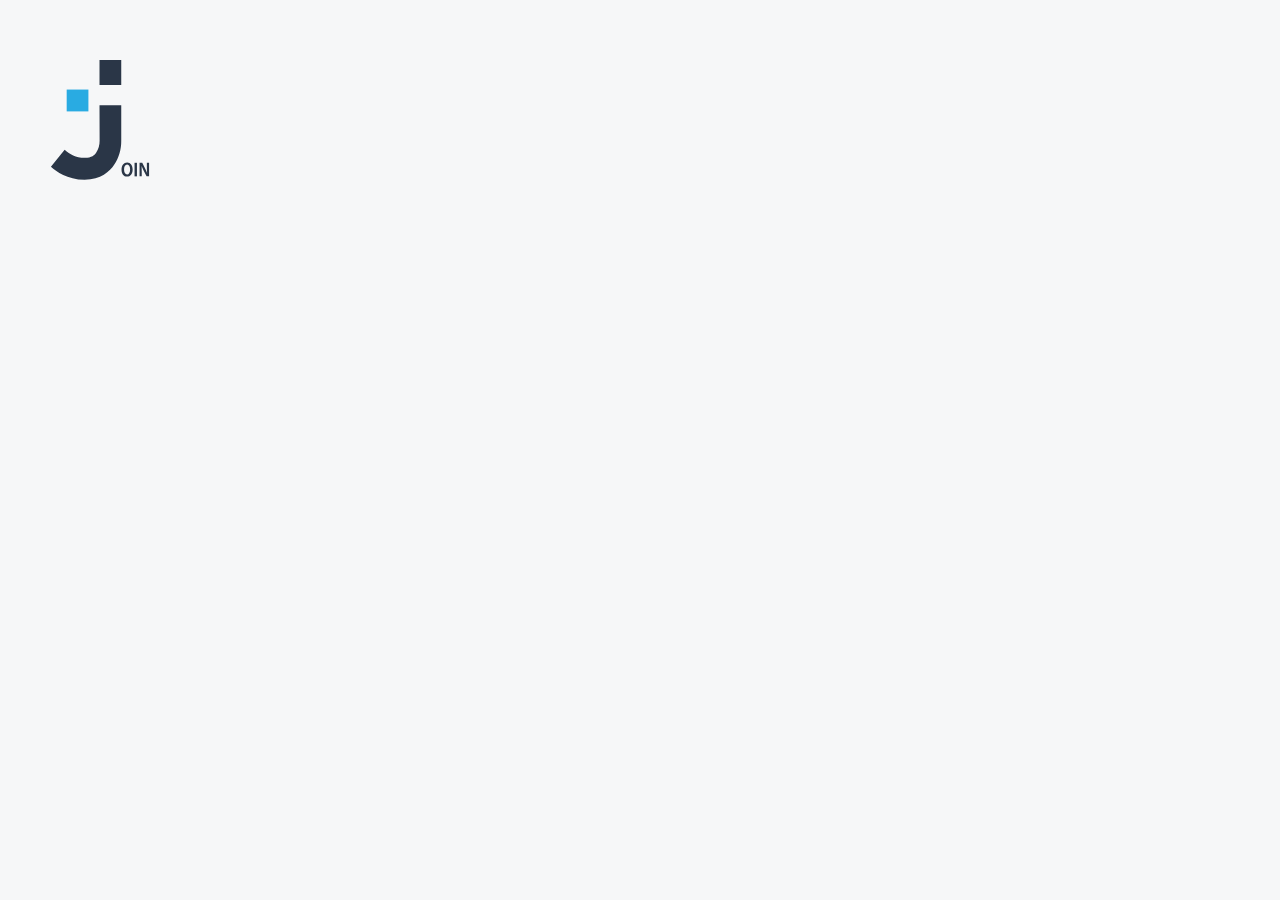
<file: index.html>
<!DOCTYPE html>
<html lang="en">

<head>
    <meta charset="UTF-8">
    <meta name="viewport" content="width=device-width, initial-scale=1.0">
    <title>Log in</title>
    <link rel="icon" type="image/x-icon" href="../assets/img/logoBright.svg">
    <link rel="stylesheet" href="../css/font_inter.css">
    <link rel="stylesheet" href="style.css">
    <script src="script.js"></script>
    <script src="script1.js"></script>
</head>

<body class="body" onload="init()">
    <img class="logo" src="../assets/img/logoDark.svg" alt="logo">
    <main class="main">
        <div class="header">
            <div class="loginHeadline">
                <h1>Log in</h1>
                <div class="signUpSeperator"></div>
            </div>
        </div>
        <form class="signUpForm" onsubmit="login(event)">
            <div class="inputContainer" id="inputContainerEmail" style="border: 1px solid #D1D1D1;">
                <input class="inputField" required autocomplete="email" id="loginEmail" type="email" placeholder="Email"
                    onkeyup="enableDisableButton()" onfocus="changeBordorColorEmail()"
                    onblur="originalBorderColorEmail()">
                <img class="signUpFormEmoticons" src="../assets/img/mail.svg" alt="">
            </div>
            <div id="wrongEmailMsg" class="warningMsg dnone">Wrong E-Mail. Try again.</div>
            <div class="inputContainer" id="inputContainerPassword" onkeyup="changePasswordIcon()"
                style="border: 1px solid #D1D1D1;">
                <input class="inputField" required autocomplete="new-password" id="loginPassword" type="password"
                    placeholder="Password" onkeyup="enableDisableButton()" onfocus="changeBordorColorPassword()"
                    onblur="originalBorderColorPassword()" oninput="validatePassword()">

                <img id="passwordIcon" class="signUpFormEmoticons" src="../assets/img/lock.svg" alt=""
                    onclick="toggleVisibilityPasswordIcon()">
            </div>
            <div id="wrongPasswordMsg" class="warningMsg dnone">Wrong Password. Try again.</div>
            <div class="checkbox">
                <img id="rememberCheckedImg" class="check" src="../assets/img/checked.svg" alt=""
                    onclick="changeRememberImg()" style="display: none;">
                <img id="rememberImg" class="check" src="../assets/img/checkEmpty.svg" alt=""
                    onclick="changeRememberImg()">
                <span>Remember me</span>
            </div>
            <div class="btnContainer">
                <div class="SignUpButtonContainer">
                    <button type="submit" id="loginBtn" disabled>Log in</button>
                </div>
                <div class="SignUpButtonContainer">
                    <button type="button" id="guestLoginBtn" onclick="guestLogin()">Guest Log in</button>
                </div>
            </div>
        </form>
    </main>
    <section class="bottom">
        <div class="signUpContainer">
            <span>Not a Join User ?</span>
            <a href="../html/signUp.html" id="signUpLink">Sign Up</a>
        </div>
        <div class="bottomLinks">
            <a href="../html/privacy_policy.html">Privacy Policy</a>
            <a href="../html/legal_notice.html">Legal Notice</a>
        </div>
    </section>
    <div id="startingBackground" class="background">
        <img id="startingImg" class="startingImg " src="../assets/img/logoDark.svg" alt="">
    </div>
</body>

</html>
</file>
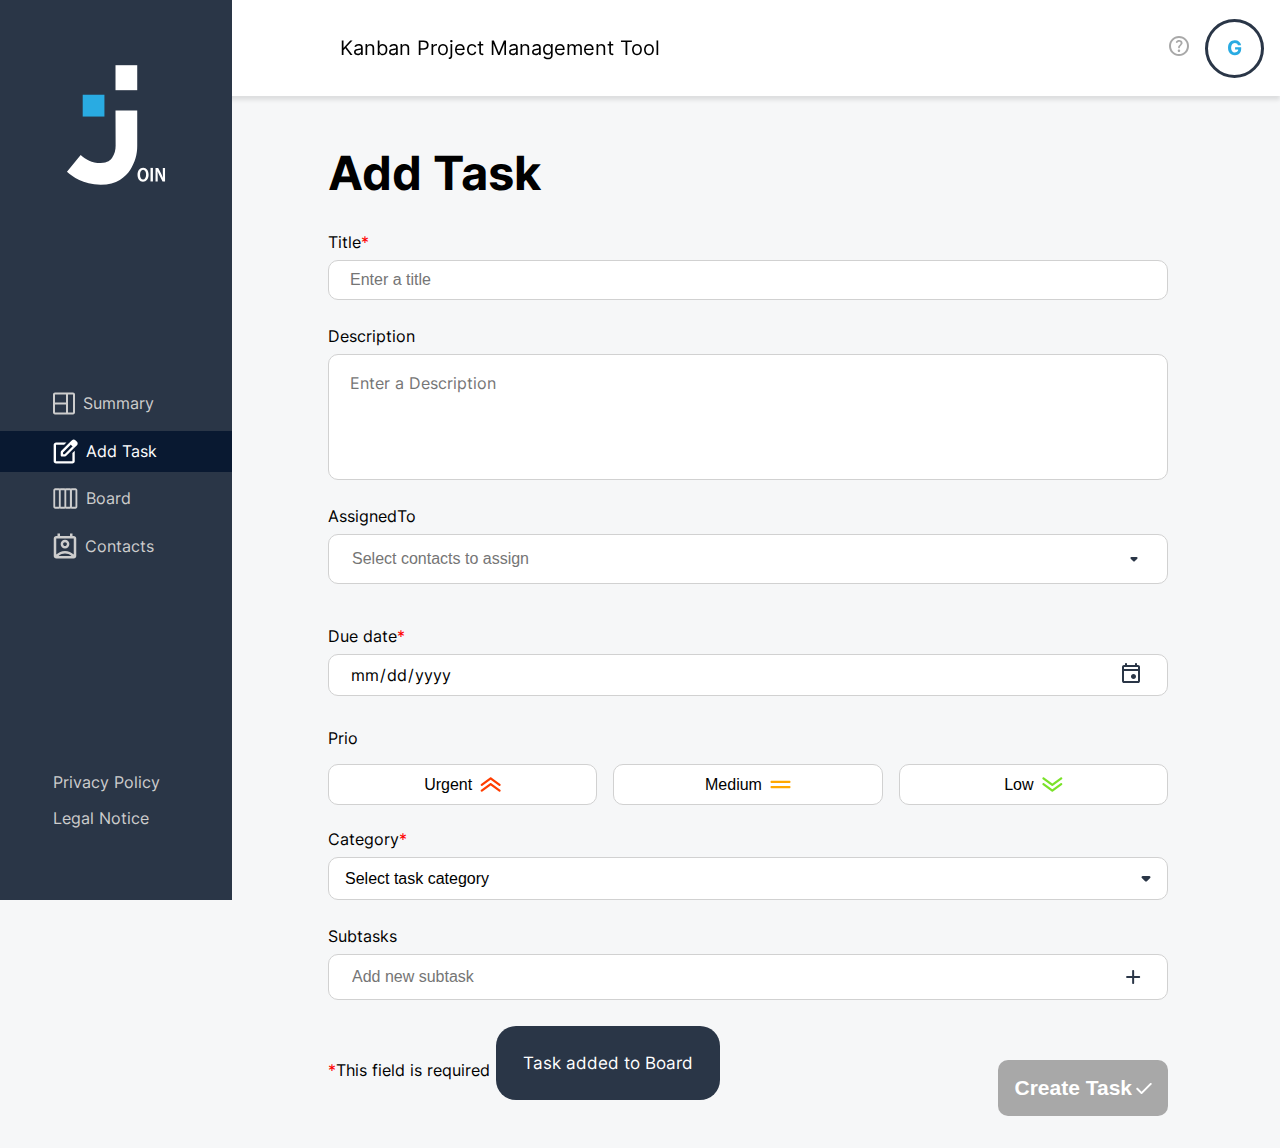
<file: html/add_task.html>
<!DOCTYPE html>
<html lang="en">

<head>
  <meta charset="UTF-8" />
  <meta name="viewport" content="width=device-width, initial-scale=1.0" />
  <title>Add Task</title>
  <link rel="icon" type="image/x-icon" href="../assets/img/logoBright.svg" />
  <link rel="stylesheet" href="../css/font_inter.css" />
  <link rel="stylesheet" href="../css/footer_template.css" />
  <link rel="stylesheet" href="../css/header_template.css" />
  <link rel="stylesheet" href="../css/aside_template.css" />
  <link rel="stylesheet" href="../css/add_task.css" />
  <link rel="stylesheet" href="../css/scrollbar.css" />
  <script src="../js/includeHTML.js"></script>
  <script src="../js/add_task.js" defer></script>
  <script src="../js/add_task1.js"></script>
  <script src="../js/remoteStorage.js"></script>

</head>

<body class="bodyContainer" onload="initAddTask()" onclick="event.stopPropagation(), closeChoosingList()">
  <header w3-include-html="../assets/templates/header_template.html"></header>
  <aside w3-include-html="../assets/templates/aside_template.html"></aside>
  <main class="mainContainer">
    <section class="addTaskMainContainer">
      <h1 class="addTaskTitle">Add Task</h1>
      <div class="mainAddTask">
        <form class="formAddTask" onsubmit="createTask(event)" onclick="event.stopPropagation(), closeChoosingList()">
          <div class="addTasksLeft">
            <div class="addTaskTitleContainer">
              <label for="title">Title<span style="color: red">*</span></label>
              <input type="text" id="title" name="title" placeholder="Enter a title" required
                oninput="enableCreateTaskButton(), validateTitle()" />
            </div>
            <div class="addTaskDescriptionContainer">
              <label for="description">Description</label>
              <textarea name="description" id="description" rows="4" cols="50" placeholder="Enter a Description"
                oninput="validateDescription()"></textarea>
            </div>
            <div class="editAssignedTo">
              <label for="contactsDropDown">AssignedTo</label>
              <div class="contactsDropDownInputContainer">
                <input placeholder="Select contacts to assign" type="search" id="contactsDropDown"
                  onkeyup="editFilterNames()" onfocus="showChoosingList()" onclick="event.stopPropagation()" />
                <div class="openCloseChoosingListImg" id="openCloseChoosingListImg"
                  onclick="event.stopPropagation(), toggleShowChoosingList()">
                </div>
              </div>
              <div id="choosingList" class="choosingList dnone"></div>
              <div id="editAssignedTosChosenEdit" class="assignedContactsContainer"></div>
            </div>
            <div class="addTaskThisFieldIsRequiredLeft">
              <span style="color: red">*</span><span>This field is required</span>
            </div>
          </div>
          <div class="spacerAddTasks"></div>
          <div class="addTasksRight">
            <div class="addTaskDueDateContainer">
              <label for="editDueDate">Due date<span style="color: red">*</span></label>
              <input id="editDueDate" name="editDueDate" type="date" min="2022-01-01" step="1" placeholder="dd-mm-yyyy"
                required oninput="enableCreateTaskButton()" />
            </div>
            <div class="addTaskPrioContainer">
              <p>Prio</p>
              <div class="addTaskPrioButtonContainer">
                <button id="buttonUrgent" onclick="event.stopPropagation(), addPrioButtonColor('urgent', event)"
                  class="buttonPrio">
                  Urgent<img id="buttonImg1" src="../assets/img/addTaskUrgentLogo.svg" />
                </button>
                <button id="buttonMedium" onclick="event.stopPropagation(), addPrioButtonColor('medium', event)"
                  class="buttonPrio buttonPrioMediumOrange">
                  Medium<img id="buttonImg2" src="../assets/img/addTaskMediumLogo.svg" />
                </button>
                <button id="buttonLow" onclick="event.stopPropagation(), addPrioButtonColor('low', event)"
                  class="buttonPrio">
                  Low<img id="buttonImg3" src="../assets/img/addTaskLowLogo.svg" />
                </button>
              </div>
            </div>
            <div class="addTaskCategoryContainer">
              <label for="category">Category<span style="color: red">*</span></label>
              <select name="category" id="category" required onchange="enableCreateTaskButton()">
                <option disabled selected>Select task category</option>
                <option value="User Story">User Story</option>
                <option value="Technical Tasks">Technical Task</option>
              </select>
            </div>
            <label for="editSubTasks">Subtasks</label>
            <div class="editSubTasksInputContainer">
              <input type="text" name="editSubTasks" id="editSubTasks" placeholder="Add new subtask" minlength="5"
                maxlength="20" />
              <img class="addSubTaskImg" src="../assets/img/EditTaskAddSubtask.svg" alt=""
                onclick="event.stopPropagation(),addSubTask()" />
            </div>
            <div id="editSubtasksList" class="editSubtasksList"></div>
            <div class="addTaskCreateTaskContainer">
              <div class="addTaskThisFieldIsRequiredRight">
                <span style="color: red">*</span><span>This field is required</span>
              </div>
              <button class="addTaskClearTaskButton" onclick="event.stopPropagation(), clearTask()">Clear<img
                  src="../assets/img/close_black.svg" alt="Clear" /></button>
              <button class="addTaskCreateTaskButton" type="submit" id="createTaskButton" disabled>Create Task<img
                  src="../assets/img/check.svg" alt="Check" /></button>
            </div>
          </div>
        </form>
        <div class="addTaskAnimationText" id="addTaskAnimationText">Task added to Board</div>
      </div>
    </section>
  </main>
  <footer w3-include-html="../assets/templates/footer_template.html"></footer>

</body>

</html>
</file>
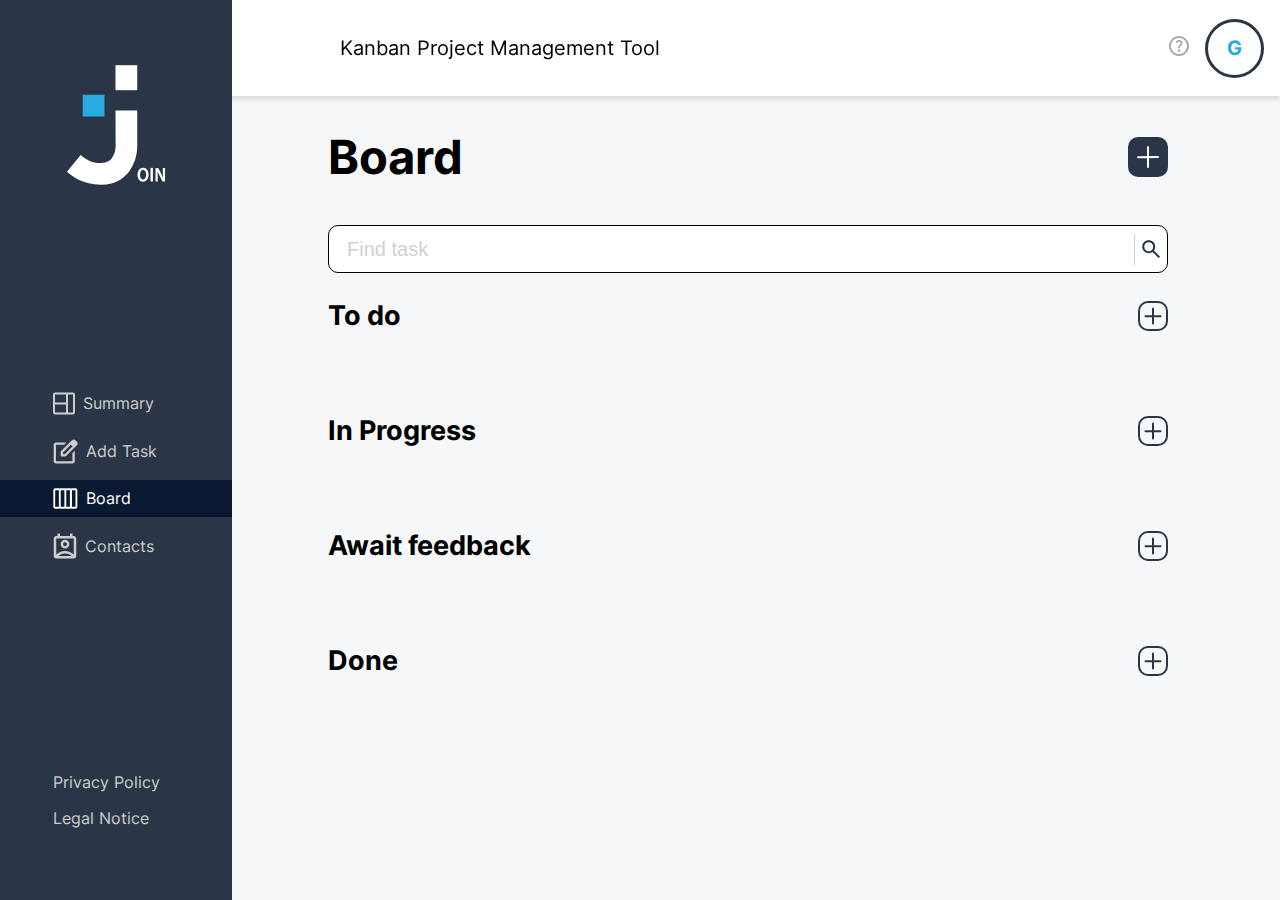
<file: html/board.html>
<!DOCTYPE html>
<html lang="en">

<head>
    <meta charset="UTF-8">
    <meta name="viewport" content="width=device-width, initial-scale=1.0">
    <title>Board</title>
    <link rel="icon" type="image/x-icon" href="../assets/img/logoBright.svg">
    <link rel="stylesheet" href="../css/font_inter.css">
    <link rel="stylesheet" href="../css/footer_template.css">
    <link rel="stylesheet" href="../css/header_template.css">
    <link rel="stylesheet" href="../css/aside_template.css">
    <link rel="stylesheet" href="../css/board.css">
    <link rel="stylesheet" href="../css/scrollbar.css">
    <script src="../js/includeHTML.js"></script>
    <script src="../js/board.js"></script>
    <script src="../js/board1.js"></script>
    <script src="../js/board2.js"></script>
    <script src="../js/board3.js"></script>
    <script src="../js/board_html.js"></script>
    <script src="../js/board_render.js"></script>
    <script src="../js/remoteStorage.js"></script>
</head>

<body class="body" onload="init()" id="body">
    <header w3-include-html="../assets/templates/header_template.html"></header>
    <aside w3-include-html="../assets/templates/aside_template.html"></aside>
    <main class="main">
        <div class="boardHead">
            <span class="boardHeadline">Board</span>
            <div id="boardHeadImg" onclick="addTask()"></div>
        </div>
        <div class="searchMobile" id="searchMobile">
            <input id="searchMobileInput" class="searchMobileInput" type="text" placeholder="Find task"
                onkeyup="filterTasks()" onfocus="setInputContainerBorderColor('searchMobile')"
                onblur="resetInputContainerBorderColor('searchMobile')">
            <div class="searchMobileSeparator"></div>
            <img class="searchIconMobile" src="../assets/img/searchIcon.svg" alt="">
        </div>
        <div class="taskContainers">
            <div class="taskContainer">
                <div class="taskContainerHead">
                    <span class="taskContainerHeadline">To do</span>
                    <div class="taskContainerAddTaskImg" onclick="addTask('toDo')"></div>
                </div>
                <div class="taskContainerContent" id="taskContainerContentToDo" ondrop="moveTo('toDo')"
                    ondragover="allowDrop(event)">
                </div>
            </div>
            <div class="taskContainer">
                <div class="taskContainerHead">
                    <span class="taskContainerHeadline">In Progress</span>
                    <div class="taskContainerAddTaskImg" onclick="addTask('inProgress')"></div>
                </div>
                <div class="taskContainerContent" id="taskContainerContentInProgress" ondrop="moveTo('inProgress')"
                    ondragover="allowDrop(event)">
                </div>
            </div>
            <div class="taskContainer">
                <div class="taskContainerHead">
                    <span class="taskContainerHeadline">Await feedback</span>
                    <div class="taskContainerAddTaskImg" onclick="addTask('awaitingFeedback')"></div>
                </div>
                <div class="taskContainerContent" id="taskContainerContentAwaitFeedback"
                    ondrop="moveTo('awaitingFeedback')" ondragover="allowDrop(event)">
                </div>
            </div>
            <div class="taskContainer">
                <div class="taskContainerHead">
                    <span class="taskContainerHeadline">Done</span>
                    <div class="taskContainerAddTaskImg" onclick="addTask('done')"></div>
                </div>
                <div class="taskContainerContent" id="taskContainerContentDone" ondrop="moveTo('done')"
                    ondragover="allowDrop(event)">
                </div>
            </div>
        </div>
    </main>
    <footer w3-include-html="../assets/templates/footer_template.html"></footer>
    <div class="dialogBackground dnone" id="dialogBackground" onclick="closeSingleView(event)">
        <div class="singleTask" id="singleTask" onclick="event.stopPropagation(), closeChoosingList()">
        </div>
    </div>
</body>

</html>
</file>
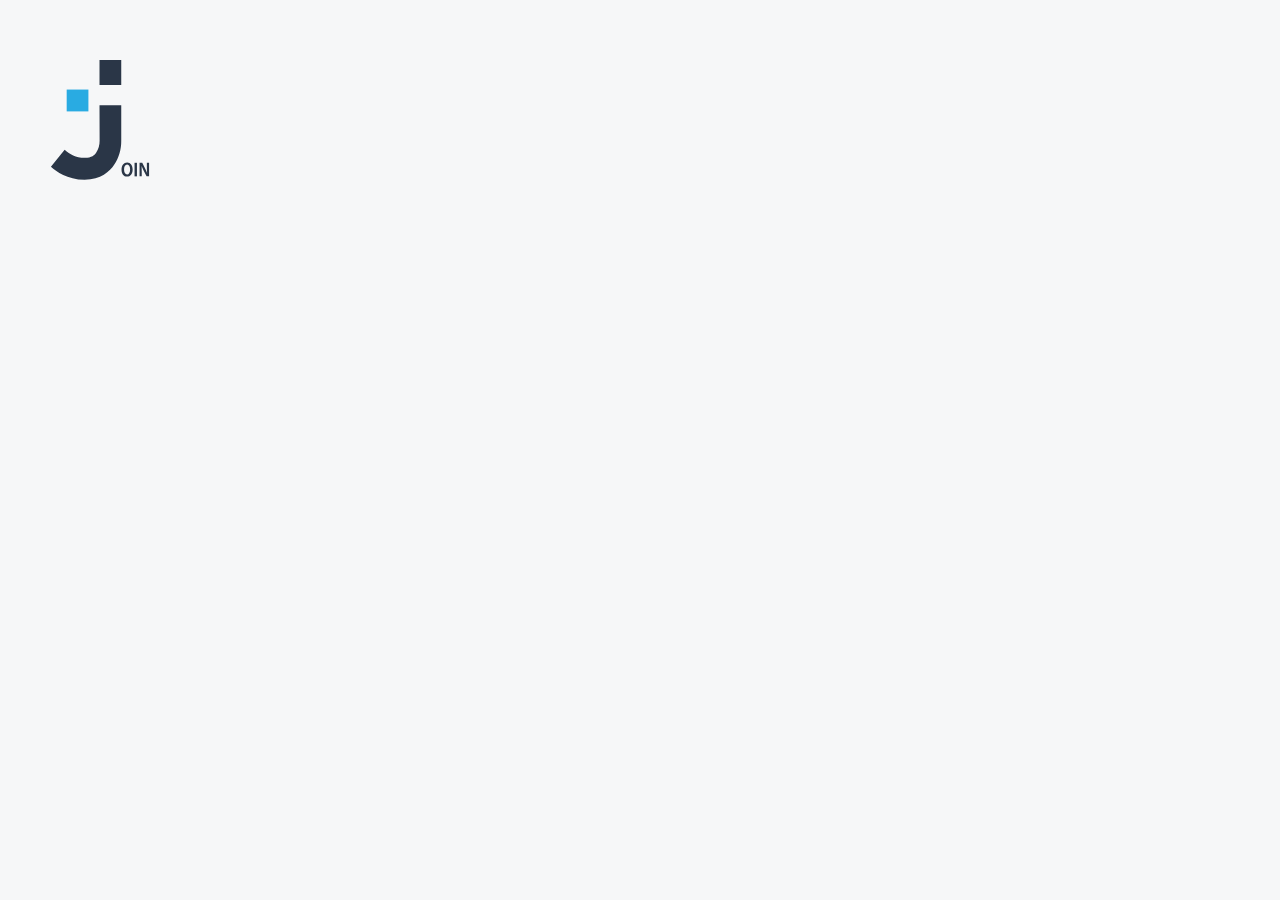
<file: html/contacts.html>
<!DOCTYPE html>
<html lang="en">
<head>
    <meta charset="UTF-8">
    <meta name="viewport" content="width=device-width, initial-scale=1.0">
    <title>Contacts</title>
    <link rel="icon" type="image/x-icon" href="../assets/img/logoBright.svg">
    <link rel="stylesheet" href="../css/font_inter.css">
    <link rel="stylesheet" href="../css/footer_template.css">
    <link rel="stylesheet" href="../css/header_template.css">
    <link rel="stylesheet" href="../css/aside_template.css">
    <link rel="stylesheet" href="../css/contacts.css">
    <link rel="stylesheet" href="../css/contacts_popup.css">
    <link rel="stylesheet" href="../css/scrollbar.css">
    <script src="../js/includeHTML.js"></script>
    <script src="../js/remoteStorage.js"></script>
    <script src="../js/contacts.js"></script>
    <script src="../js/contacts1.js"></script>
</head>
<body onload="initContacts()">
    <header w3-include-html="../assets/templates/header_template.html"></header>
    <aside w3-include-html="../assets/templates/aside_template.html"></aside>
    <main id="content" class="contactsHTMLContainer">
        <section id="listSection" class="listSection">
            <div class="innerListContainer">
                <div class="listButtonContainer">
                    <button class="addContactButton" onclick="openAddContactPopUp()">
                        Add new contact
                        <img class="addNewPersonAdd" src="../assets/img/person_add.svg" alt="AddNewContact">
                    </button>
                </div>
                <div class="addContactButtonMobile" onclick="openAddContactPopUp()">
                    <img src="../assets/img/person_add.svg" alt="AddNewContact">
                </div>
                <div id="contactList" class="contactList">
                </div>
            </div>
        </section>
        <section id="contactDetailsSection" class="contactDetailsSection">
            <div class="LeftPartOverview">
                <h1>Contacts</h1>
                <div class="LeftPartOverviewText">
                    <p class="TextTeam">Better with a team</p>
                    <div class="SeperatorLineContent"></div>
                </div>
            </div>
            <div id="contactDetailsContent"></div>
        </section>
    </main>
    <div class="userAddedTextMobile" id="userAddedTextMobile">
        Contact successfully created
    </div>
    <div class="userAddedTextDesktop" id="userAddedTextDesktop">
        Contact successfully created
    </div>
    <footer w3-include-html="../assets/templates/footer_template.html"></footer>   
</body>
</html>
</file>
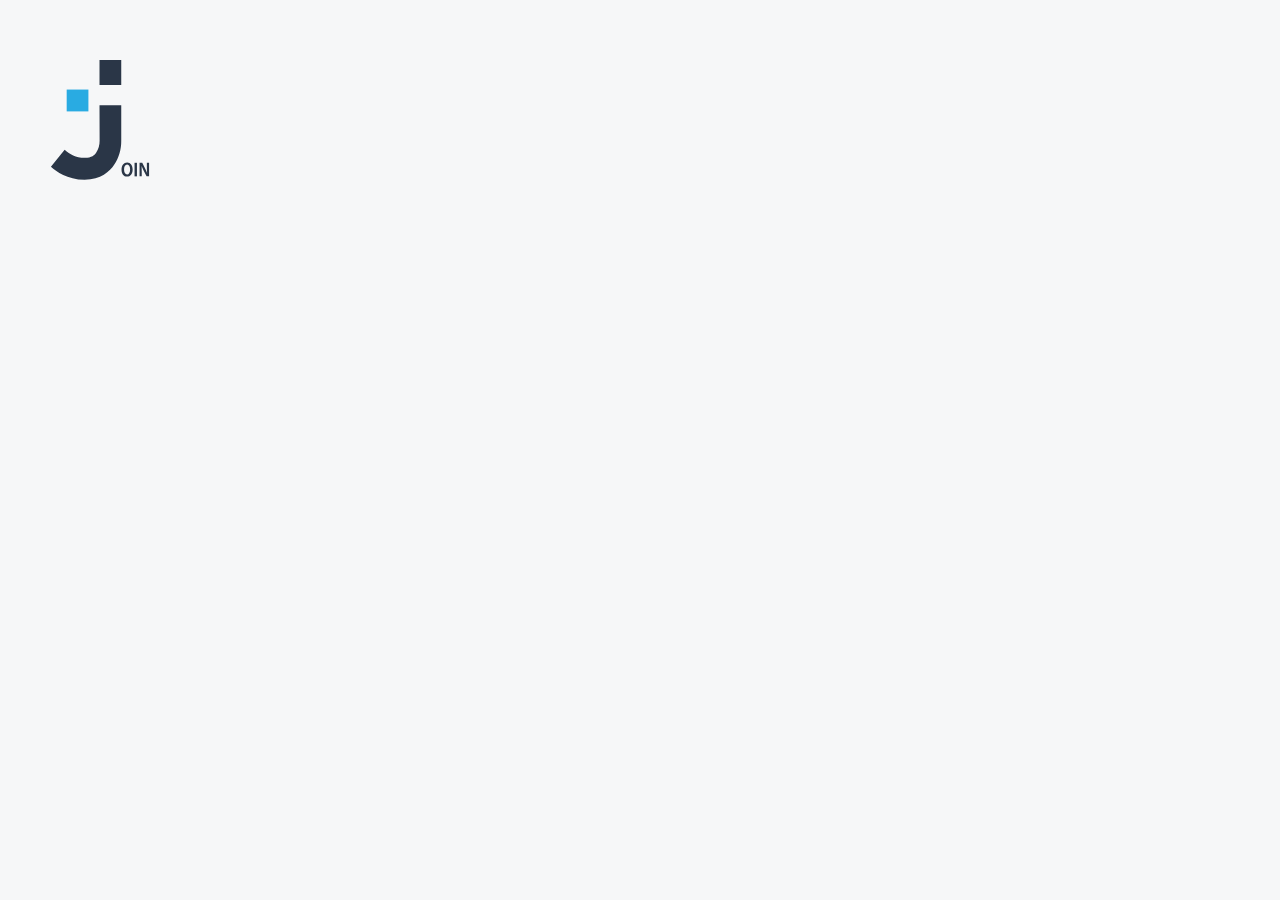
<file: html/help.html>
<!DOCTYPE html>
<html lang="en">

<head>
    <meta charset="UTF-8">
    <meta name="viewport" content="width=device-width, initial-scale=1.0">
    <title>Help</title>
    <link rel="icon" type="image/x-icon" href="../assets/img/logoBright.svg">
    <link rel="stylesheet" href="../css/font_inter.css">
    <link rel="stylesheet" href="../css/footer_template.css">
    <link rel="stylesheet" href="../css/header_template.css">
    <link rel="stylesheet" href="../css/aside_template.css">
    <link rel="stylesheet" href="../css/help.css">
    <link rel="stylesheet" href="../css/scrollbar.css">
    <script src="../js/includeHTML.js"></script>
    <script src="../js/help.js"></script>
    <script src="../js/remoteStorage.js"></script>
</head>

<body onload="initHelp()">
    <header w3-include-html="../assets/templates/header_template.html"></header>
    <aside w3-include-html="../assets/templates/aside_template.html"></aside>
    <main>
        <div class="mainSubContainer">
            <h1>Help</h1>
            <img id="arrowLeft" src="../assets/img/arrowLeft.svg" alt="" onclick="backToLastPage()">
        </div>
        <p>Welcome to the help page for <a href="../index.html">Join</a>, your guide to using our kanban project
            management tool. Here, we'll
            provide an overview of what <a href="../index.html">Join</a> is, how it can benefit you, and how to use it.
        </p>
        <h2>What is Join?</h2>
        <p><a href="../index.html">Join</a> is a kanban-based project management tool designed and built by a group of
            dedicated students as part of
            their web development bootcamp at the Developer Akademie.<br><br>
            Kanban, a Japanese term meaning "billboard", is a highly effective method to visualize work, limit
            work-in-progress, and maximize efficiency (or flow). <a href="../index.html">Join</a> leverages the
            principles of kanban to help users
            manage their tasks and projects in an intuitive, visual interface.<br><br>
            It is important to note that <a href="../index.html">Join</a> is designed as an educational exercise and is
            not intended for extensive
            business usage. While we strive to ensure the best possible user experience, we cannot guarantee consistent
            availability, reliability, accuracy, or other aspects of quality regarding <a href="../index.html">Join</a>.
        </p>
        <h2>How to use it</h2>
        <p>Here is a step-by-step guide on how to use <a href="../index.html">Join</a>:</p>
        <ol>
            <li>
                <h3>Exploring the Board</h3>
                <p>When you log in to <a href="../index.html">Join</a>, you'll find a default board. This board
                    represents your project and contains
                    four default lists: "To Do", "In Progress", “Await feedback” and "Done".</p>
            </li>
            <li>
                <h3>Creating Contacts</h3>
                <p>In <a href="../index.html">Join</a>, you can add contacts to collaborate on your projects. Go to the
                    "Contacts" section, click on
                    "New contact", and fill in the required information. Once added, these contacts can be assigned
                    tasks and they can interact with the tasks on the board.</p>
            </li>
            <li>
                <h3>Adding Cards</h3>
                <p>Now that you've added your contacts, you can start adding cards. Cards represent individual tasks.
                    Click the "+" button under the appropriate list to create a new card. Fill in the task details in
                    the card, like task name, description, due date, assignees, etc.</p>
            </li>
            <li>
                <h3>Moving Cards</h3>
                <p>As the task moves from one stage to another, you can reflect that on the board by dragging and
                    dropping the card from one list to another.</p>
            </li>
            <li>
                <h3>Deleting Cards</h3>
                <p>Once a task is completed, you can either move it to the "Done" list or delete it. Deleting a card
                    will permanently remove it from the board. Please exercise caution when deleting cards, as this
                    action is irreversible.<br><br>
                    Remember that using <a href="../index.html">Join</a> effectively requires consistent updates from
                    you and your team to ensure
                    the board reflects the current state of your project.<br><br>
                    Have more questions about <a href="../index.html">Join</a>?<br>
                    Feel free to contact us at<br>
                    <a href="mailto:normansprenger@gmail.com">normansprenger@gmail.com</a>.<br>
                    We're here to help you!
                </p>
            </li>
        </ol>
    </main>
    <footer w3-include-html="../assets/templates/footer_template.html"></footer>
</body>

</html>
</file>
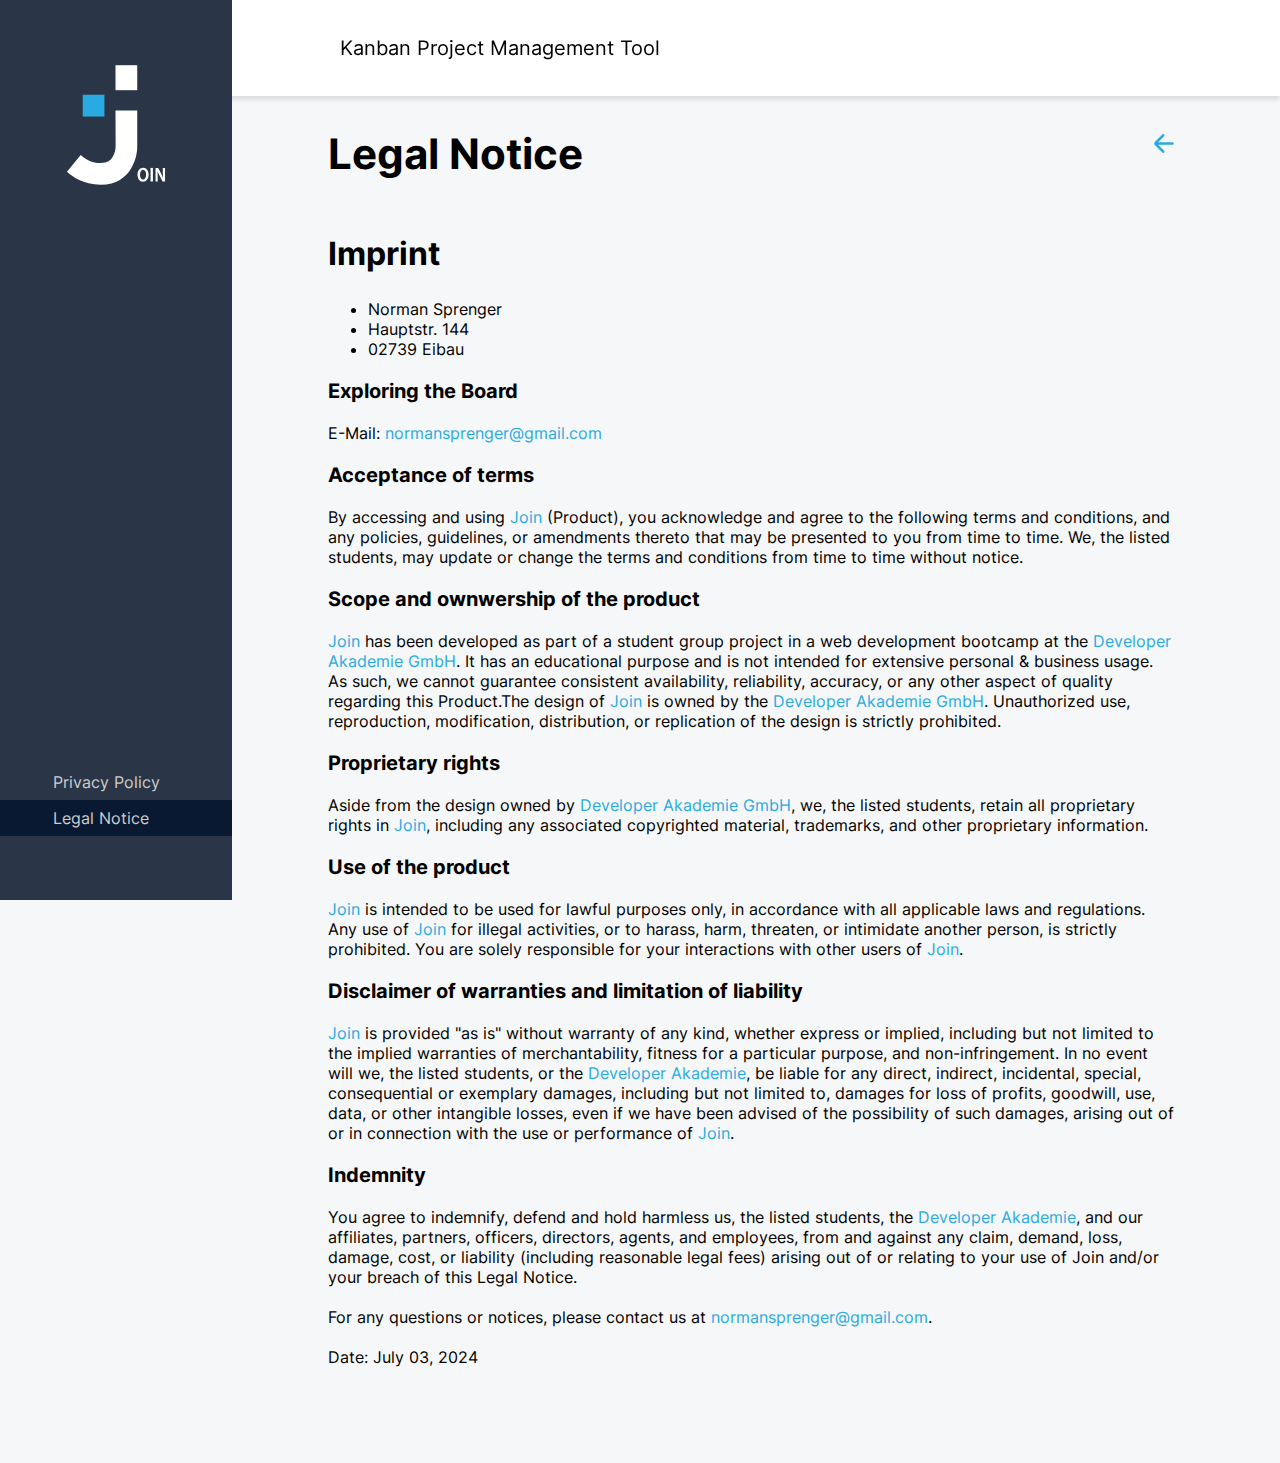
<file: html/legal_notice.html>
<!DOCTYPE html>
<html lang="en">

<head>
    <meta charset="UTF-8">
    <meta name="viewport" content="width=device-width, initial-scale=1.0">
    <title>Legal Notice</title>
    <link rel="icon" type="image/x-icon" href="../assets/img/logoBright.svg">
    <link rel="stylesheet" href="../css/font_inter.css">
    <link rel="stylesheet" href="../css/footer_template.css">
    <link rel="stylesheet" href="../css/header_template.css">
    <link rel="stylesheet" href="../css/aside_template.css">
    <link rel="stylesheet" href="../css/legal_notice.css">
    <link rel="stylesheet" href="../css/scrollbar.css">
    <script src="../js/includeHTML.js"></script>
    <script src="../js/legal_notice.js"></script>
    <script src="../js/remoteStorage.js"></script>
</head>

<body class="body" onload="initLegalNotice()">
    <header w3-include-html="../assets/templates/header_template.html"></header>
    <aside w3-include-html="../assets/templates/aside_template.html"></aside>
    <main class="main">
        <div class="mainSubContainer">
            <h1>Legal Notice</h1>
            <img id="arrowLeft" src="../assets/img/arrowLeft.svg" alt="" onclick="backToLastPage()">
        </div>
        <h2>Imprint</h2>
        <ul>
            <li>Norman Sprenger</li>
            <li>Hauptstr. 144</li>
            <li>02739 Eibau</li>
        </ul>
        <h3>Exploring the Board</h3>
        <span>E-Mail: <a href="mailto:normansprenger@gmail.com">normansprenger@gmail.com</a></span>
        <h3>Acceptance of terms</h3>
        <p>By accessing and using <a href="../index.html">Join</a> (Product), you acknowledge and agree to the following
            terms and conditions, and any policies, guidelines, or amendments thereto that may be presented to you from
            time to time. We, the listed students, may update or change the terms and conditions from time to time
            without notice.</p>
        <h3>Scope and ownwership of the product</h3>
        <p><a href="../index.html">Join</a> has been developed as part of a student group project in a web development
            bootcamp at the <a href="https://developerakademie.com/" target="_blank">Developer Akademie GmbH</a>. It has
            an educational purpose and is not intended for extensive personal & business usage. As such, we cannot
            guarantee consistent availability, reliability, accuracy, or any other aspect of quality regarding this
            Product.The design of <a href="../index.html">Join</a> is owned by the <a
                href="https://developerakademie.com/" target="_blank">Developer Akademie GmbH</a>. Unauthorized use,
            reproduction, modification, distribution, or replication of the design is strictly prohibited.</p>
        <h3>Proprietary rights</h3>
        <p>Aside from the design owned by <a href="https://developerakademie.com/" target="_blank">Developer Akademie
                GmbH</a>, we, the listed students, retain all proprietary rights in <a href="../index.html">Join</a>,
            including any associated copyrighted material, trademarks, and other proprietary information.</p>
        <h3>Use of the product</h3>
        <p><a href="../index.html">Join</a> is intended to be used for lawful purposes only, in accordance with all
            applicable laws and regulations. Any use of <a href="../index.html">Join</a> for illegal activities, or to
            harass, harm, threaten, or intimidate another person, is strictly prohibited. You are solely responsible for
            your interactions with other users of <a href="../index.html">Join</a>.</p>
        <h3>Disclaimer of warranties and limitation of liability</h3>
        <p><a href="../index.html">Join</a> is provided "as is" without warranty of any kind, whether express or
            implied, including but not limited to the implied warranties of merchantability, fitness for a particular
            purpose, and non-infringement. In no event will we, the listed students, or the <a
                href="https://developerakademie.com/" target="_blank">Developer Akademie</a>, be liable for any direct,
            indirect, incidental, special, consequential or exemplary damages, including but not limited to, damages for
            loss of profits, goodwill, use, data, or other intangible losses, even if we have been advised of the
            possibility of such damages, arising out of or in connection with the use or performance of <a
                href="../index.html">Join</a>.</p>
        <h3>Indemnity</h3>
        <p>You agree to indemnify, defend and hold harmless us, the listed students, the <a
                href="https://developerakademie.com/" target="_blank">Developer Akademie</a>, and our affiliates,
            partners, officers, directors, agents, and employees, from and against any claim, demand, loss, damage,
            cost, or liability (including reasonable legal fees) arising out of or relating to your use of Join and/or
            your breach of this Legal Notice.
            <br><br>For any questions or notices, please contact us at <a
                href="mailto:normansprenger@gmail.com">normansprenger@gmail.com</a>.
            <br><br>Date: July 03, 2024
        </p>
    </main>
    <footer w3-include-html="../assets/templates/footer_template.html"></footer>
</body>

</html>
</file>
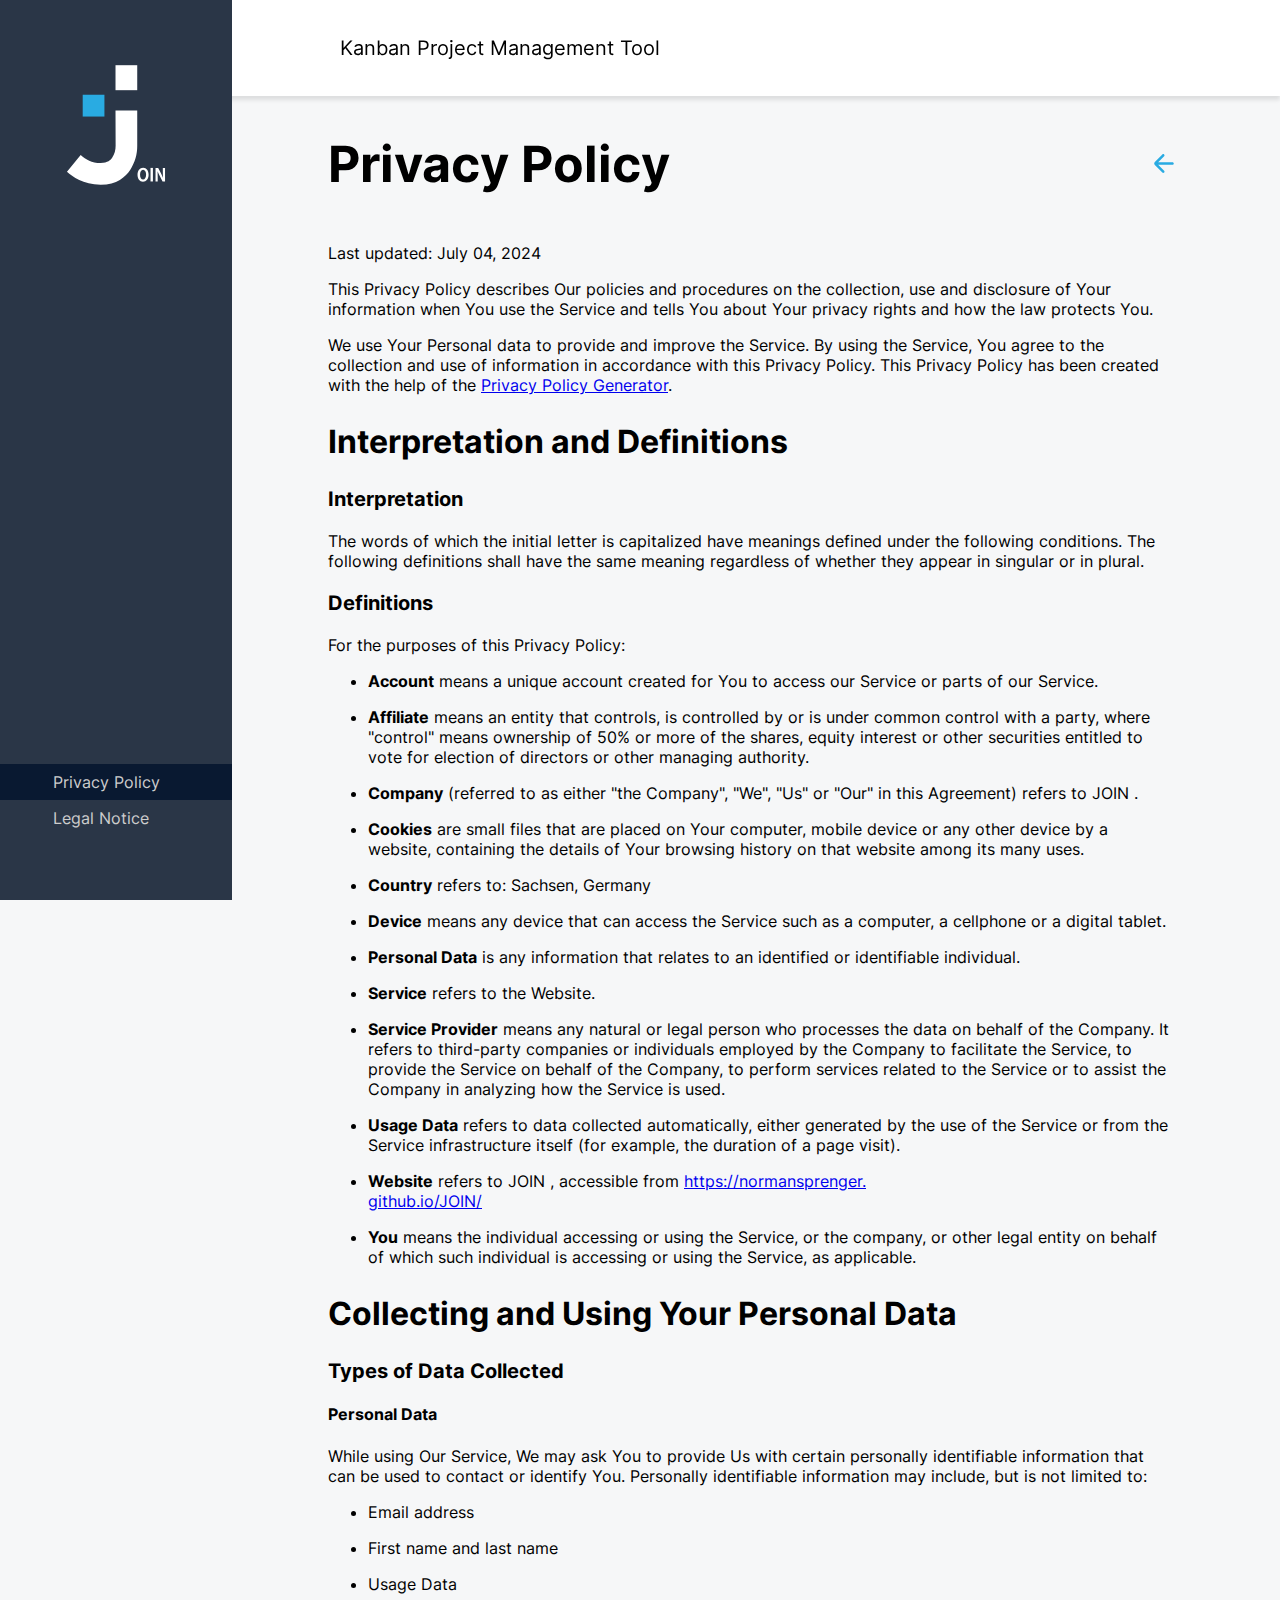
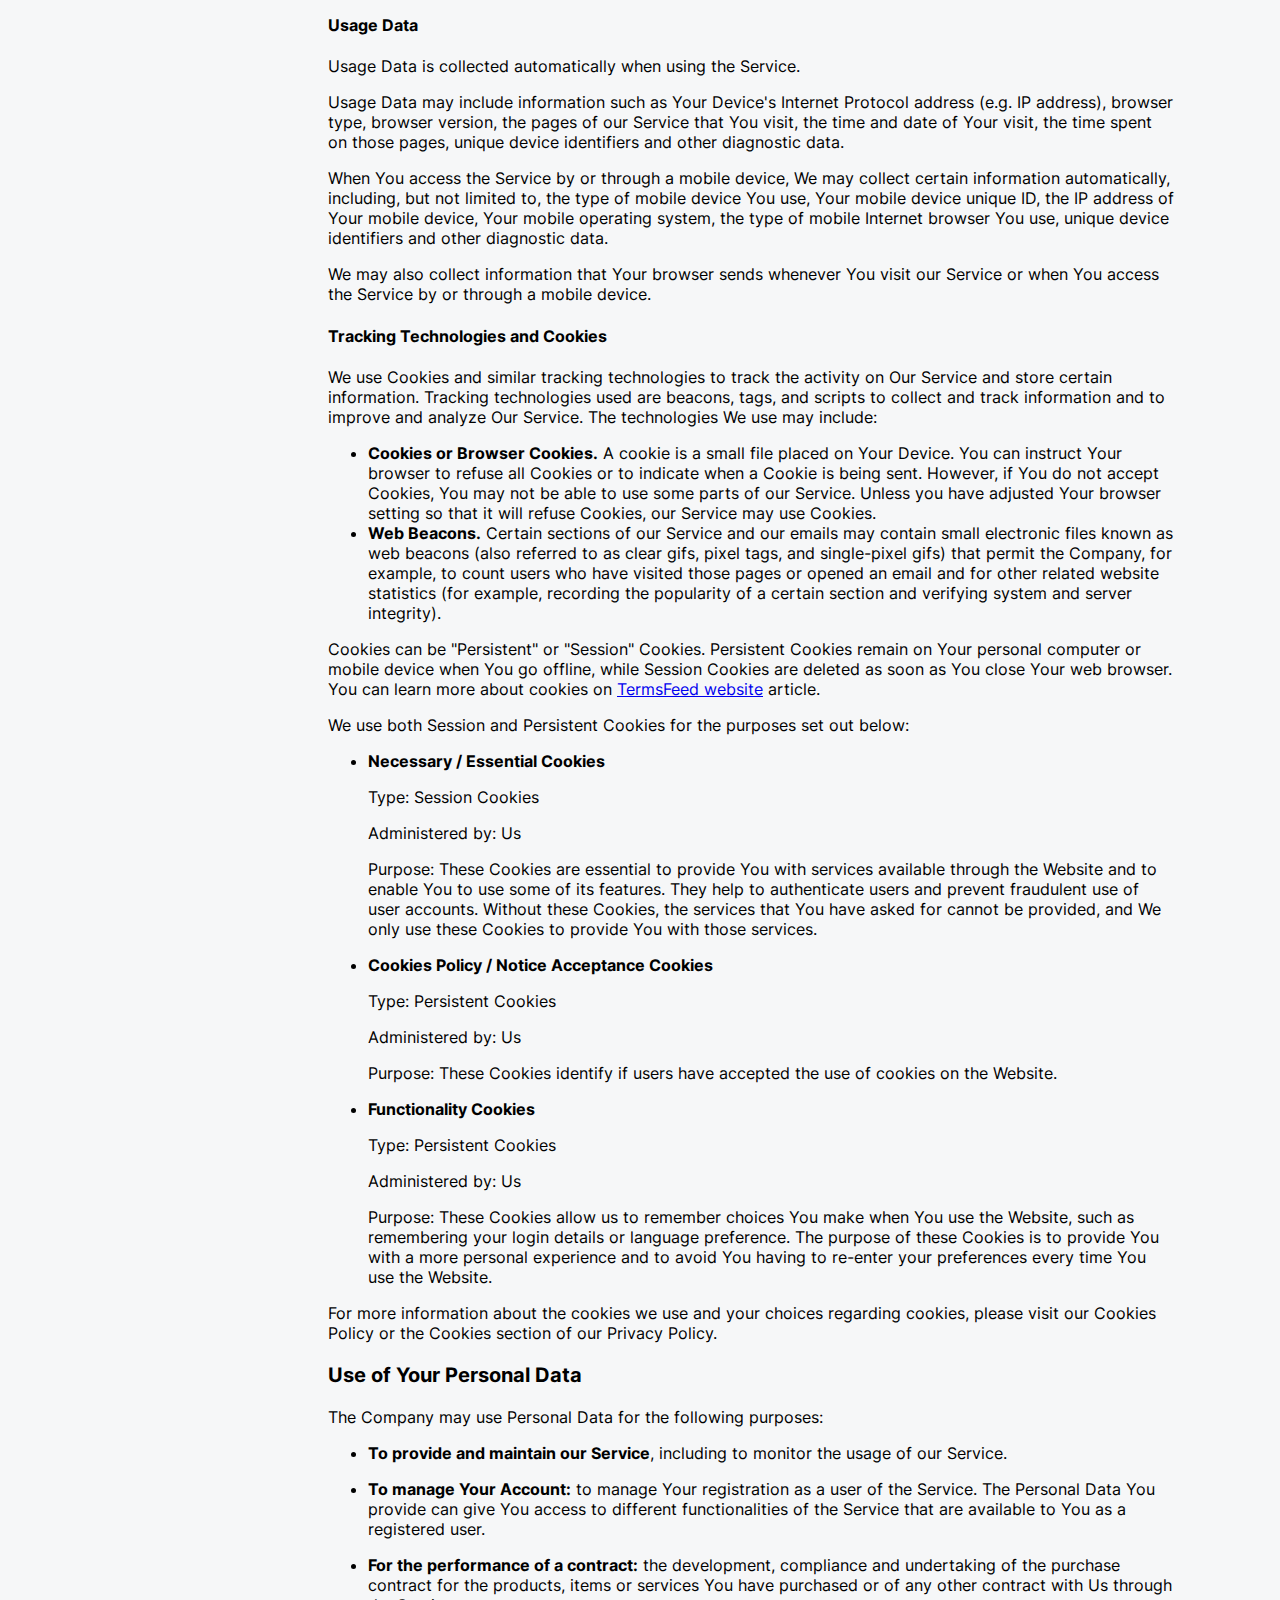
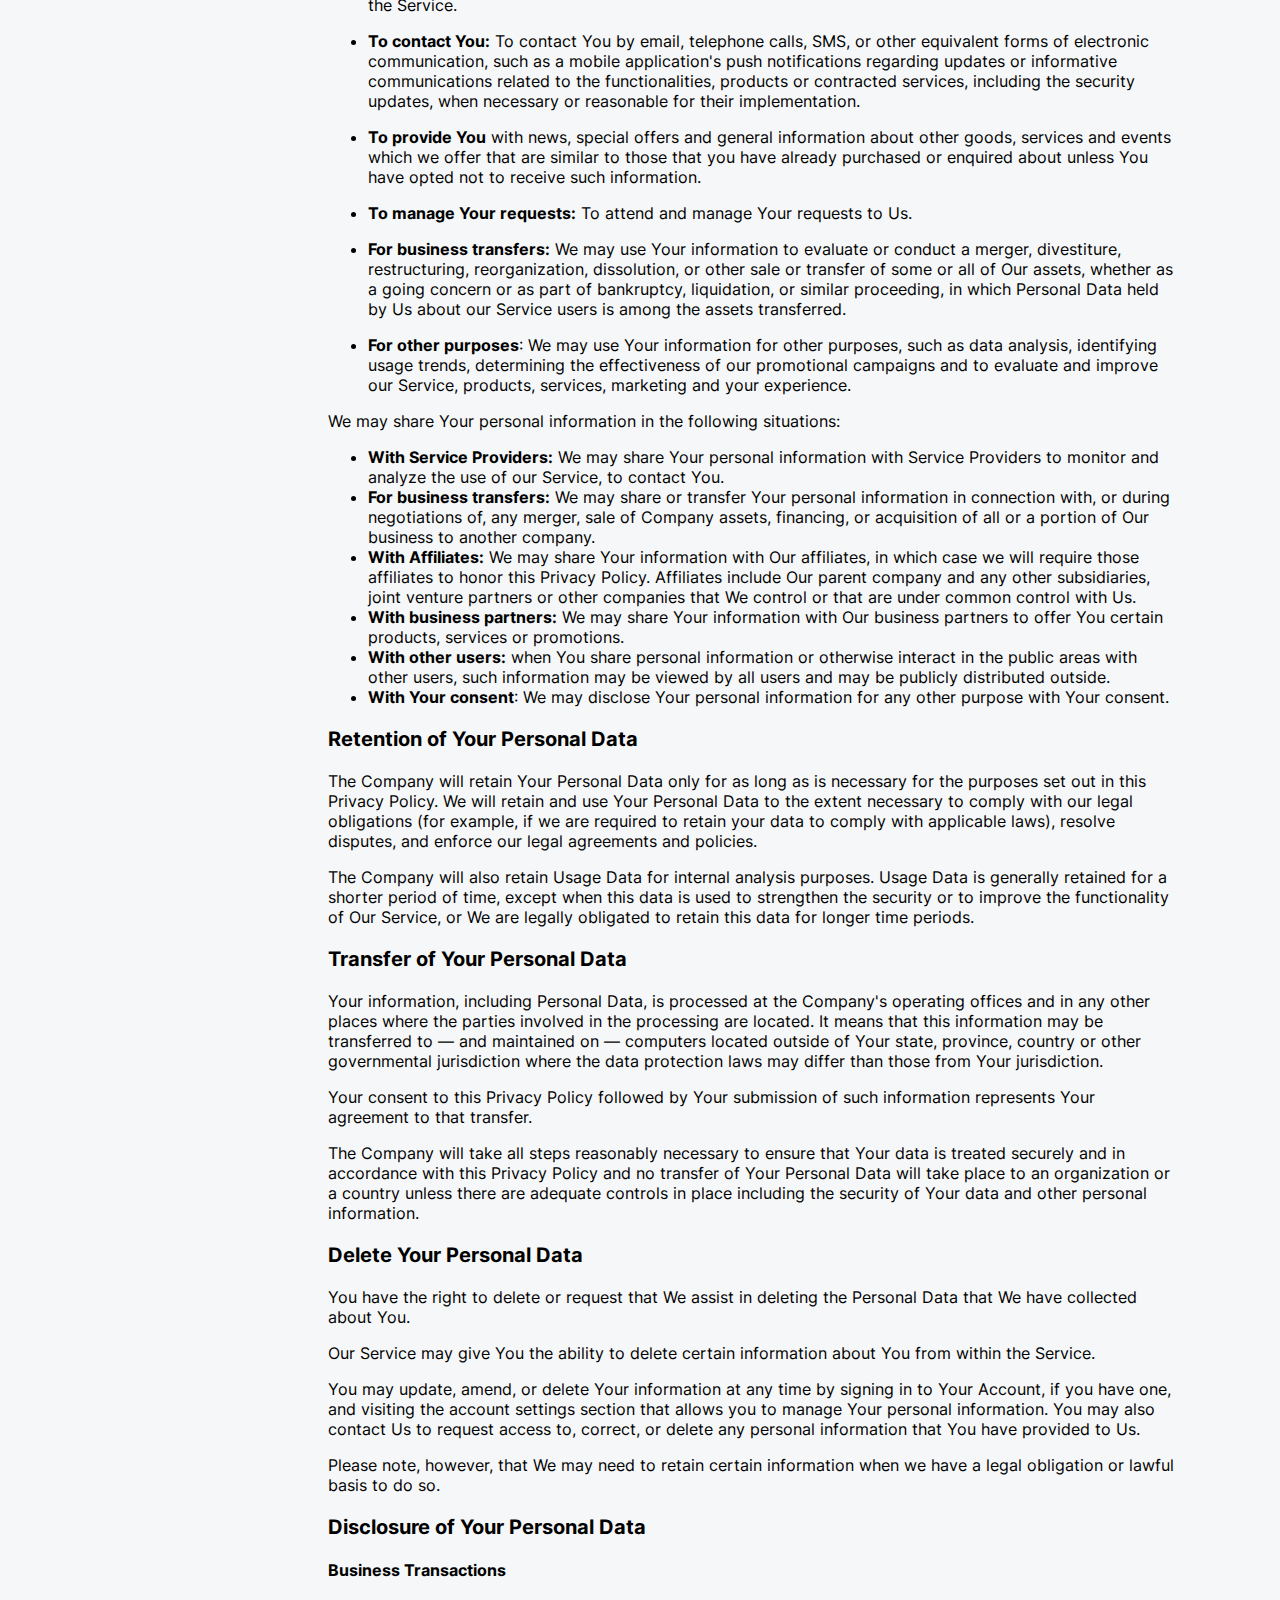
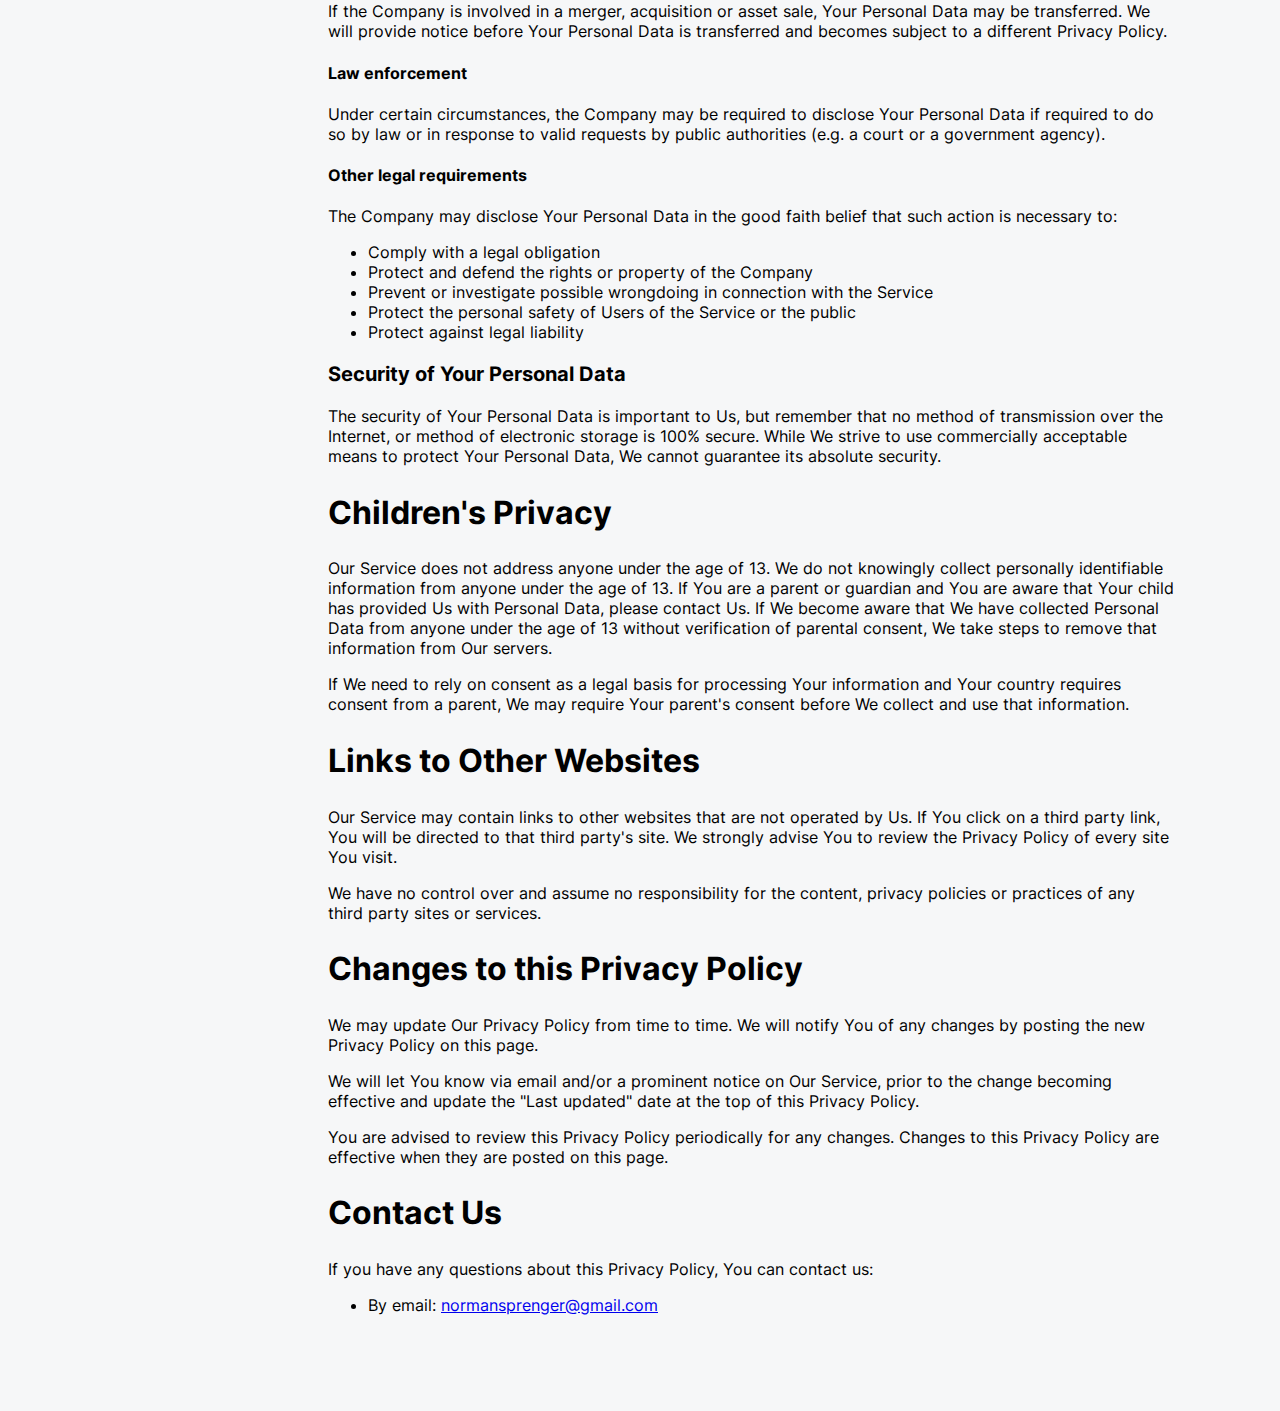
<file: html/privacy_policy.html>
<!DOCTYPE html>
<html lang="en">

<head>
    <meta charset="UTF-8">
    <meta name="viewport" content="width=device-width, initial-scale=1.0">
    <title>Privacy Policy</title>
    <link rel="icon" type="image/x-icon" href="../assets/img/logoBright.svg">
    <link rel="stylesheet" href="../css/font_inter.css">
    <link rel="stylesheet" href="../css/footer_template.css">
    <link rel="stylesheet" href="../css/header_template.css">
    <link rel="stylesheet" href="../css/aside_template.css">
    <link rel="stylesheet" href="../css/privacy_policy.css">
    <link rel="stylesheet" href="../css/scrollbar.css">
    <script src="../js/includeHTML.js"></script>
    <script src="../js/privacy_policy.js"></script>
    <script src="../js/remoteStorage.js"></script>
</head>

<body class="body" onload="initPrivacyPolicy()">
    <header w3-include-html="../assets/templates/header_template.html"></header>
    <aside w3-include-html="../assets/templates/aside_template.html"></aside>
    <main class="main">
        <div class="mainSubContainer">
            <h1>Privacy Policy</h1>
            <img id="arrowLeft" src="../assets/img/arrowLeft.svg" alt="" onclick="backToLastPage()">
        </div>
        <p>Last updated: July 04, 2024</p>
        <p>This Privacy Policy describes Our policies and procedures on the collection, use and disclosure of Your
            information when You use the Service and tells You about Your privacy rights and how the law protects You.
        </p>
        <p>We use Your Personal data to provide and improve the Service. By using the Service, You agree to the
            collection and use of information in accordance with this Privacy Policy. This Privacy Policy has been
            created with the help of the <a href="https://www.termsfeed.com/privacy-policy-generator/"
                target="_blank">Privacy Policy Generator</a>.</p>
        <h2>Interpretation and Definitions</h2>
        <h3>Interpretation</h3>
        <p>The words of which the initial letter is capitalized have meanings defined under the following conditions.
            The following definitions shall have the same meaning regardless of whether they appear in singular or in
            plural.</p>
        <h3>Definitions</h3>
        <p>For the purposes of this Privacy Policy:</p>
        <ul>
            <li>
                <p><strong>Account</strong> means a unique account created for You to access our Service or parts of our
                    Service.</p>
            </li>
            <li>
                <p><strong>Affiliate</strong> means an entity that controls, is controlled by or is under common control
                    with a party, where &quot;control&quot; means ownership of 50% or more of the shares, equity
                    interest or other securities entitled to vote for election of directors or other managing authority.
                </p>
            </li>
            <li>
                <p><strong>Company</strong> (referred to as either &quot;the Company&quot;, &quot;We&quot;,
                    &quot;Us&quot; or &quot;Our&quot; in this Agreement) refers to JOIN .</p>
            </li>
            <li>
                <p><strong>Cookies</strong> are small files that are placed on Your computer, mobile device or any other
                    device by a website, containing the details of Your browsing history on that website among its many
                    uses.</p>
            </li>
            <li>
                <p><strong>Country</strong> refers to: Sachsen, Germany</p>
            </li>
            <li>
                <p><strong>Device</strong> means any device that can access the Service such as a computer, a cellphone
                    or a digital tablet.</p>
            </li>
            <li>
                <p><strong>Personal Data</strong> is any information that relates to an identified or identifiable
                    individual.</p>
            </li>
            <li>
                <p><strong>Service</strong> refers to the Website.</p>
            </li>
            <li>
                <p><strong>Service Provider</strong> means any natural or legal person who processes the data on behalf
                    of the Company. It refers to third-party companies or individuals employed by the Company to
                    facilitate the Service, to provide the Service on behalf of the Company, to perform services related
                    to the Service or to assist the Company in analyzing how the Service is used.</p>
            </li>
            <li>
                <p><strong>Usage Data</strong> refers to data collected automatically, either generated by the use of
                    the Service or from the Service infrastructure itself (for example, the duration of a page visit).
                </p>
            </li>
            <li>
                <p><strong>Website</strong> refers to JOIN , accessible from <a
                        href="https://normansprenger.github.io/JOIN/" rel="external nofollow noopener"
                        target="_blank">https://normansprenger.<br>github.io/JOIN/</a></p>
            </li>
            <li>
                <p><strong>You</strong> means the individual accessing or using the Service, or the company, or other
                    legal entity on behalf of which such individual is accessing or using the Service, as applicable.
                </p>
            </li>
        </ul>
        <h2>Collecting and Using Your Personal Data</h2>
        <h3>Types of Data Collected</h3>
        <h4>Personal Data</h4>
        <p>While using Our Service, We may ask You to provide Us with certain personally identifiable information that
            can be used to contact or identify You. Personally identifiable information may include, but is not limited
            to:</p>
        <ul>
            <li>
                <p>Email address</p>
            </li>
            <li>
                <p>First name and last name</p>
            </li>
            <li>
                <p>Usage Data</p>
            </li>
        </ul>
        <h4>Usage Data</h4>
        <p>Usage Data is collected automatically when using the Service.</p>
        <p>Usage Data may include information such as Your Device's Internet Protocol address (e.g. IP address), browser
            type, browser version, the pages of our Service that You visit, the time and date of Your visit, the time
            spent on those pages, unique device identifiers and other diagnostic data.</p>
        <p>When You access the Service by or through a mobile device, We may collect certain information automatically,
            including, but not limited to, the type of mobile device You use, Your mobile device unique ID, the IP
            address of Your mobile device, Your mobile operating system, the type of mobile Internet browser You use,
            unique device identifiers and other diagnostic data.</p>
        <p>We may also collect information that Your browser sends whenever You visit our Service or when You access the
            Service by or through a mobile device.</p>
        <h4>Tracking Technologies and Cookies</h4>
        <p>We use Cookies and similar tracking technologies to track the activity on Our Service and store certain
            information. Tracking technologies used are beacons, tags, and scripts to collect and track information and
            to improve and analyze Our Service. The technologies We use may include:</p>
        <ul>
            <li><strong>Cookies or Browser Cookies.</strong> A cookie is a small file placed on Your Device. You can
                instruct Your browser to refuse all Cookies or to indicate when a Cookie is being sent. However, if You
                do not accept Cookies, You may not be able to use some parts of our Service. Unless you have adjusted
                Your browser setting so that it will refuse Cookies, our Service may use Cookies.</li>
            <li><strong>Web Beacons.</strong> Certain sections of our Service and our emails may contain small
                electronic files known as web beacons (also referred to as clear gifs, pixel tags, and single-pixel
                gifs) that permit the Company, for example, to count users who have visited those pages or opened an
                email and for other related website statistics (for example, recording the popularity of a certain
                section and verifying system and server integrity).</li>
        </ul>
        <p>Cookies can be &quot;Persistent&quot; or &quot;Session&quot; Cookies. Persistent Cookies remain on Your
            personal computer or mobile device when You go offline, while Session Cookies are deleted as soon as You
            close Your web browser. You can learn more about cookies on <a
                href="https://www.termsfeed.com/blog/cookies/#What_Are_Cookies" target="_blank">TermsFeed website</a>
            article.</p>
        <p>We use both Session and Persistent Cookies for the purposes set out below:</p>
        <ul>
            <li>
                <p><strong>Necessary / Essential Cookies</strong></p>
                <p>Type: Session Cookies</p>
                <p>Administered by: Us</p>
                <p>Purpose: These Cookies are essential to provide You with services available through the Website and
                    to enable You to use some of its features. They help to authenticate users and prevent fraudulent
                    use of user accounts. Without these Cookies, the services that You have asked for cannot be
                    provided, and We only use these Cookies to provide You with those services.</p>
            </li>
            <li>
                <p><strong>Cookies Policy / Notice Acceptance Cookies</strong></p>
                <p>Type: Persistent Cookies</p>
                <p>Administered by: Us</p>
                <p>Purpose: These Cookies identify if users have accepted the use of cookies on the Website.</p>
            </li>
            <li>
                <p><strong>Functionality Cookies</strong></p>
                <p>Type: Persistent Cookies</p>
                <p>Administered by: Us</p>
                <p>Purpose: These Cookies allow us to remember choices You make when You use the Website, such as
                    remembering your login details or language preference. The purpose of these Cookies is to provide
                    You with a more personal experience and to avoid You having to re-enter your preferences every time
                    You use the Website.</p>
            </li>
        </ul>
        <p>For more information about the cookies we use and your choices regarding cookies, please visit our Cookies
            Policy or the Cookies section of our Privacy Policy.</p>
        <h3>Use of Your Personal Data</h3>
        <p>The Company may use Personal Data for the following purposes:</p>
        <ul>
            <li>
                <p><strong>To provide and maintain our Service</strong>, including to monitor the usage of our Service.
                </p>
            </li>
            <li>
                <p><strong>To manage Your Account:</strong> to manage Your registration as a user of the Service. The
                    Personal Data You provide can give You access to different functionalities of the Service that are
                    available to You as a registered user.</p>
            </li>
            <li>
                <p><strong>For the performance of a contract:</strong> the development, compliance and undertaking of
                    the purchase contract for the products, items or services You have purchased or of any other
                    contract with Us through the Service.</p>
            </li>
            <li>
                <p><strong>To contact You:</strong> To contact You by email, telephone calls, SMS, or other equivalent
                    forms of electronic communication, such as a mobile application's push notifications regarding
                    updates or informative communications related to the functionalities, products or contracted
                    services, including the security updates, when necessary or reasonable for their implementation.</p>
            </li>
            <li>
                <p><strong>To provide You</strong> with news, special offers and general information about other goods,
                    services and events which we offer that are similar to those that you have already purchased or
                    enquired about unless You have opted not to receive such information.</p>
            </li>
            <li>
                <p><strong>To manage Your requests:</strong> To attend and manage Your requests to Us.</p>
            </li>
            <li>
                <p><strong>For business transfers:</strong> We may use Your information to evaluate or conduct a merger,
                    divestiture, restructuring, reorganization, dissolution, or other sale or transfer of some or all of
                    Our assets, whether as a going concern or as part of bankruptcy, liquidation, or similar proceeding,
                    in which Personal Data held by Us about our Service users is among the assets transferred.</p>
            </li>
            <li>
                <p><strong>For other purposes</strong>: We may use Your information for other purposes, such as data
                    analysis, identifying usage trends, determining the effectiveness of our promotional campaigns and
                    to evaluate and improve our Service, products, services, marketing and your experience.</p>
            </li>
        </ul>
        <p>We may share Your personal information in the following situations:</p>
        <ul>
            <li><strong>With Service Providers:</strong> We may share Your personal information with Service Providers
                to monitor and analyze the use of our Service, to contact You.</li>
            <li><strong>For business transfers:</strong> We may share or transfer Your personal information in
                connection with, or during negotiations of, any merger, sale of Company assets, financing, or
                acquisition of all or a portion of Our business to another company.</li>
            <li><strong>With Affiliates:</strong> We may share Your information with Our affiliates, in which case we
                will require those affiliates to honor this Privacy Policy. Affiliates include Our parent company and
                any other subsidiaries, joint venture partners or other companies that We control or that are under
                common control with Us.</li>
            <li><strong>With business partners:</strong> We may share Your information with Our business partners to
                offer You certain products, services or promotions.</li>
            <li><strong>With other users:</strong> when You share personal information or otherwise interact in the
                public areas with other users, such information may be viewed by all users and may be publicly
                distributed outside.</li>
            <li><strong>With Your consent</strong>: We may disclose Your personal information for any other purpose with
                Your consent.</li>
        </ul>
        <h3>Retention of Your Personal Data</h3>
        <p>The Company will retain Your Personal Data only for as long as is necessary for the purposes set out in this
            Privacy Policy. We will retain and use Your Personal Data to the extent necessary to comply with our legal
            obligations (for example, if we are required to retain your data to comply with applicable laws), resolve
            disputes, and enforce our legal agreements and policies.</p>
        <p>The Company will also retain Usage Data for internal analysis purposes. Usage Data is generally retained for
            a shorter period of time, except when this data is used to strengthen the security or to improve the
            functionality of Our Service, or We are legally obligated to retain this data for longer time periods.</p>
        <h3>Transfer of Your Personal Data</h3>
        <p>Your information, including Personal Data, is processed at the Company's operating offices and in any other
            places where the parties involved in the processing are located. It means that this information may be
            transferred to — and maintained on — computers located outside of Your state, province, country or other
            governmental jurisdiction where the data protection laws may differ than those from Your jurisdiction.</p>
        <p>Your consent to this Privacy Policy followed by Your submission of such information represents Your agreement
            to that transfer.</p>
        <p>The Company will take all steps reasonably necessary to ensure that Your data is treated securely and in
            accordance with this Privacy Policy and no transfer of Your Personal Data will take place to an organization
            or a country unless there are adequate controls in place including the security of Your data and other
            personal information.</p>
        <h3>Delete Your Personal Data</h3>
        <p>You have the right to delete or request that We assist in deleting the Personal Data that We have collected
            about You.</p>
        <p>Our Service may give You the ability to delete certain information about You from within the Service.</p>
        <p>You may update, amend, or delete Your information at any time by signing in to Your Account, if you have one,
            and visiting the account settings section that allows you to manage Your personal information. You may also
            contact Us to request access to, correct, or delete any personal information that You have provided to Us.
        </p>
        <p>Please note, however, that We may need to retain certain information when we have a legal obligation or
            lawful basis to do so.</p>
        <h3>Disclosure of Your Personal Data</h3>
        <h4>Business Transactions</h4>
        <p>If the Company is involved in a merger, acquisition or asset sale, Your Personal Data may be transferred. We
            will provide notice before Your Personal Data is transferred and becomes subject to a different Privacy
            Policy.</p>
        <h4>Law enforcement</h4>
        <p>Under certain circumstances, the Company may be required to disclose Your Personal Data if required to do so
            by law or in response to valid requests by public authorities (e.g. a court or a government agency).</p>
        <h4>Other legal requirements</h4>
        <p>The Company may disclose Your Personal Data in the good faith belief that such action is necessary to:</p>
        <ul>
            <li>Comply with a legal obligation</li>
            <li>Protect and defend the rights or property of the Company</li>
            <li>Prevent or investigate possible wrongdoing in connection with the Service</li>
            <li>Protect the personal safety of Users of the Service or the public</li>
            <li>Protect against legal liability</li>
        </ul>
        <h3>Security of Your Personal Data</h3>
        <p>The security of Your Personal Data is important to Us, but remember that no method of transmission over the
            Internet, or method of electronic storage is 100% secure. While We strive to use commercially acceptable
            means to protect Your Personal Data, We cannot guarantee its absolute security.</p>
        <h2>Children's Privacy</h2>
        <p>Our Service does not address anyone under the age of 13. We do not knowingly collect personally identifiable
            information from anyone under the age of 13. If You are a parent or guardian and You are aware that Your
            child has provided Us with Personal Data, please contact Us. If We become aware that We have collected
            Personal Data from anyone under the age of 13 without verification of parental consent, We take steps to
            remove that information from Our servers.</p>
        <p>If We need to rely on consent as a legal basis for processing Your information and Your country requires
            consent from a parent, We may require Your parent's consent before We collect and use that information.</p>
        <h2>Links to Other Websites</h2>
        <p>Our Service may contain links to other websites that are not operated by Us. If You click on a third party
            link, You will be directed to that third party's site. We strongly advise You to review the Privacy Policy
            of every site You visit.</p>
        <p>We have no control over and assume no responsibility for the content, privacy policies or practices of any
            third party sites or services.</p>
        <h2>Changes to this Privacy Policy</h2>
        <p>We may update Our Privacy Policy from time to time. We will notify You of any changes by posting the new
            Privacy Policy on this page.</p>
        <p>We will let You know via email and/or a prominent notice on Our Service, prior to the change becoming
            effective and update the &quot;Last updated&quot; date at the top of this Privacy Policy.</p>
        <p>You are advised to review this Privacy Policy periodically for any changes. Changes to this Privacy Policy
            are effective when they are posted on this page.</p>
        <h2>Contact Us</h2>
        <p>If you have any questions about this Privacy Policy, You can contact us:</p>
        <ul>
            <li>By email: <a href="mailto:normansprenger@gmail.com">normansprenger@gmail.com</a></li>
        </ul>
    </main>
    <footer w3-include-html="../assets/templates/footer_template.html"></footer>
</body>

</html>
</file>
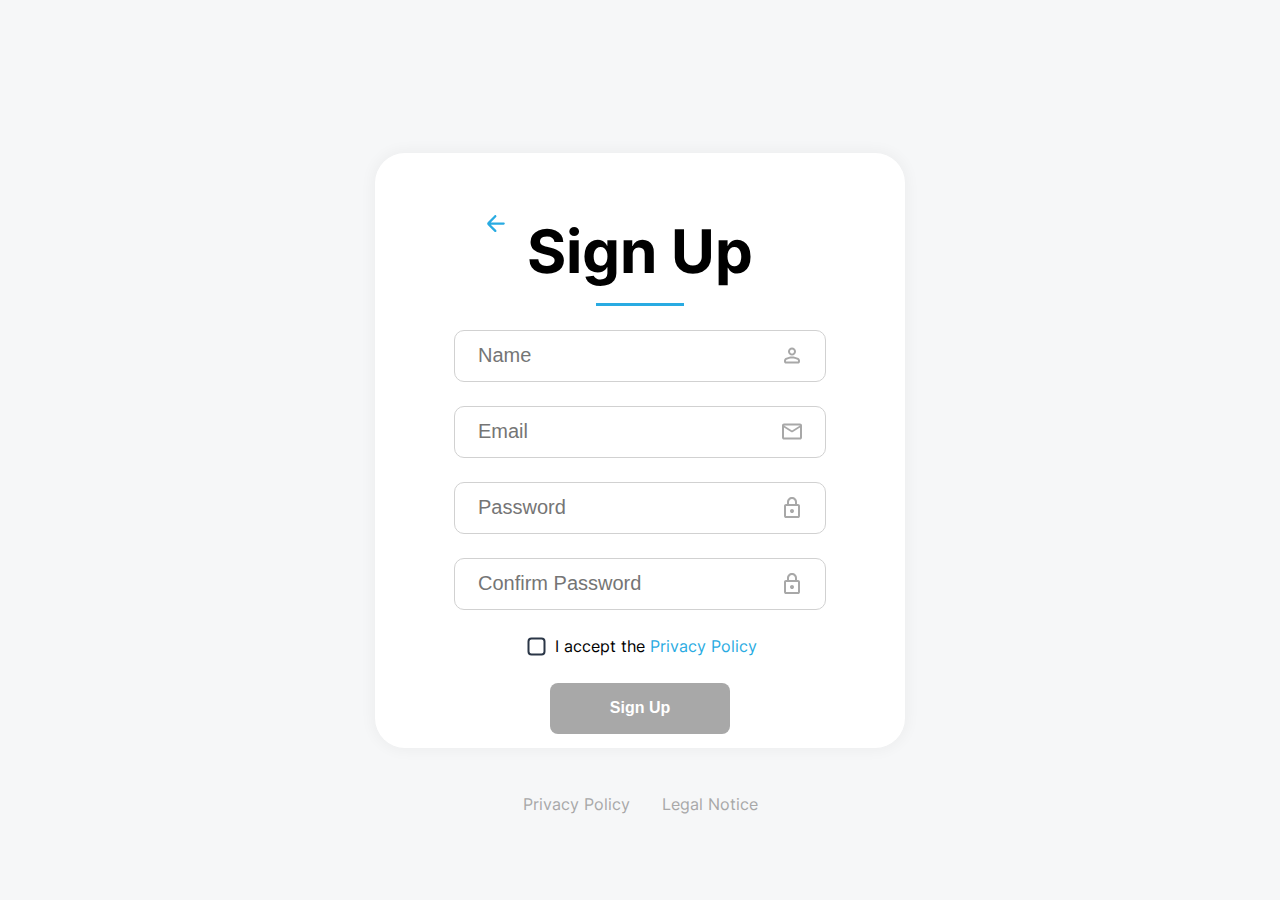
<file: html/signUp.html>
<!DOCTYPE html>
<html lang="en">

<head>
    <meta charset="UTF-8">
    <meta name="viewport" content="width=device-width, initial-scale=1.0">
    <title>Sign Up</title>
    <link rel="icon" type="image/x-icon" href="../assets/img/logoBright.svg">
    <link rel="stylesheet" href="../css/font_inter.css">
    <link rel="stylesheet" href="../css/signUp.css">
    <link rel="stylesheet" href="../css/scrollbar.css">
    <script src="../js/signUp.js"></script>
    <!--<script src="../js/remoteStorage.js"></script>-->
</head>

<body class="body" id="body" onload="init()">
    <img class="logo" src="../assets/img/logoDark.svg" alt="logo">
    <main class="main">
        <div class="header">
            <a href="../index.html" class="arrowLeft"><img src="../assets/img/arrowLeft.svg" alt=""></a>
            <div class="signUpHeadline">
                <h1>Sign Up</h1>
                <div class="signUpSeperator"></div>
            </div>
        </div>
        <form class="signUpForm" onsubmit="signUp(event)">
            <div class="inputContainer" id="inputContainerName" style="border: 1px solid #D1D1D1;">
                <input class="inputField" required autocomplete="name" id="signUpName" type="text" placeholder="Name"
                    onkeyup="enableDisableButton()" onfocus="changeBordorColorName()" onblur="originalBorderColorName()"
                    oninput="validateName()">
                <img class="signUpFormEmoticons" src="../assets/img/person.svg" alt="">
            </div>

            <div class="inputContainer" id="inputContainerEmail" style="border: 1px solid #D1D1D1;">
                <input class="inputField" required autocomplete="email" id="signUpEmail" type="email"
                    placeholder="Email" onkeyup="enableDisableButton()" onfocus="changeBordorColorEmail()"
                    onblur="originalBorderColorEmail()" oninput="validateEmail()">
                <img class="signUpFormEmoticons" src="../assets/img/mail.svg" alt="">
            </div>

            <div class="inputContainer" onkeyup="changePasswordIcon()" id="inputContainerPassword"
                style="border: 1px solid #D1D1D1;">

                <input class="inputField" required autocomplete="new-password" id="signUpPassword" type="password"
                    placeholder="Password" onkeyup="enableDisableButton()" onfocus="changeBordorColorPassword()"
                    onblur="originalBorderColorPassword()" oninput="validatePassword()">

                <img id="passwordIcon" class="signUpFormEmoticons" src="../assets/img/lock.svg" alt=""
                    onclick="toggleVisibilityPasswordIcon()">
            </div>

            <div class="inputContainer" onkeyup="changeConfirmPasswordIcon()" id="inputContainerConfirmPassword"
                style="border: 1px solid #D1D1D1;">
                <input class="inputField" required autocomplete="new-password" id="signUpConfirmPassword"
                    type="password" placeholder="Confirm Password" onkeyup="enableDisableButton()"
                    onfocus="changeBordorColorConfirmPassword()" onblur="originalBorderColorConfirmPassword()">
                <img id="confirmPasswordIcon" class="signUpFormEmoticons" src="../assets/img/lock.svg" alt=""
                    onclick="toggleVisibilityConfirmPasswordIcon()">
            </div>

            <div id="errorMessage" style="display: none;">Your Passwords don't match. Try again.</div>

            <div class="checkbox">
                <img id="checkedImg" class="check" src="../assets/img/checked.svg" alt="" onclick="changeCheckImg()"
                    style="display: none;">
                <img id="checkImg" class="check" src="../assets/img/checkEmpty.svg" alt="" onclick="changeCheckImg()">
                <span>I accept the <a href="../html/privacy_policy.html">Privacy Policy</a></span>
            </div>

            <div class="SignUpButtonContainer">
                <button type="submit" id="signUpButton" disabled>Sign Up</button>
            </div>

        </form>
        <div class="links">
            <a href="../html/privacy_policy.html">Privacy Policy</a>
            <a href="../html/legal_notice.html">Legal Notice</a>
        </div>
    </main>

    <div id="blackBackground" class="blackBackground" style="display: none;">
        <span id="successMessage" class="successMessage">You Signed Up successfully</span>
    </div>
</body>

</html>
</file>
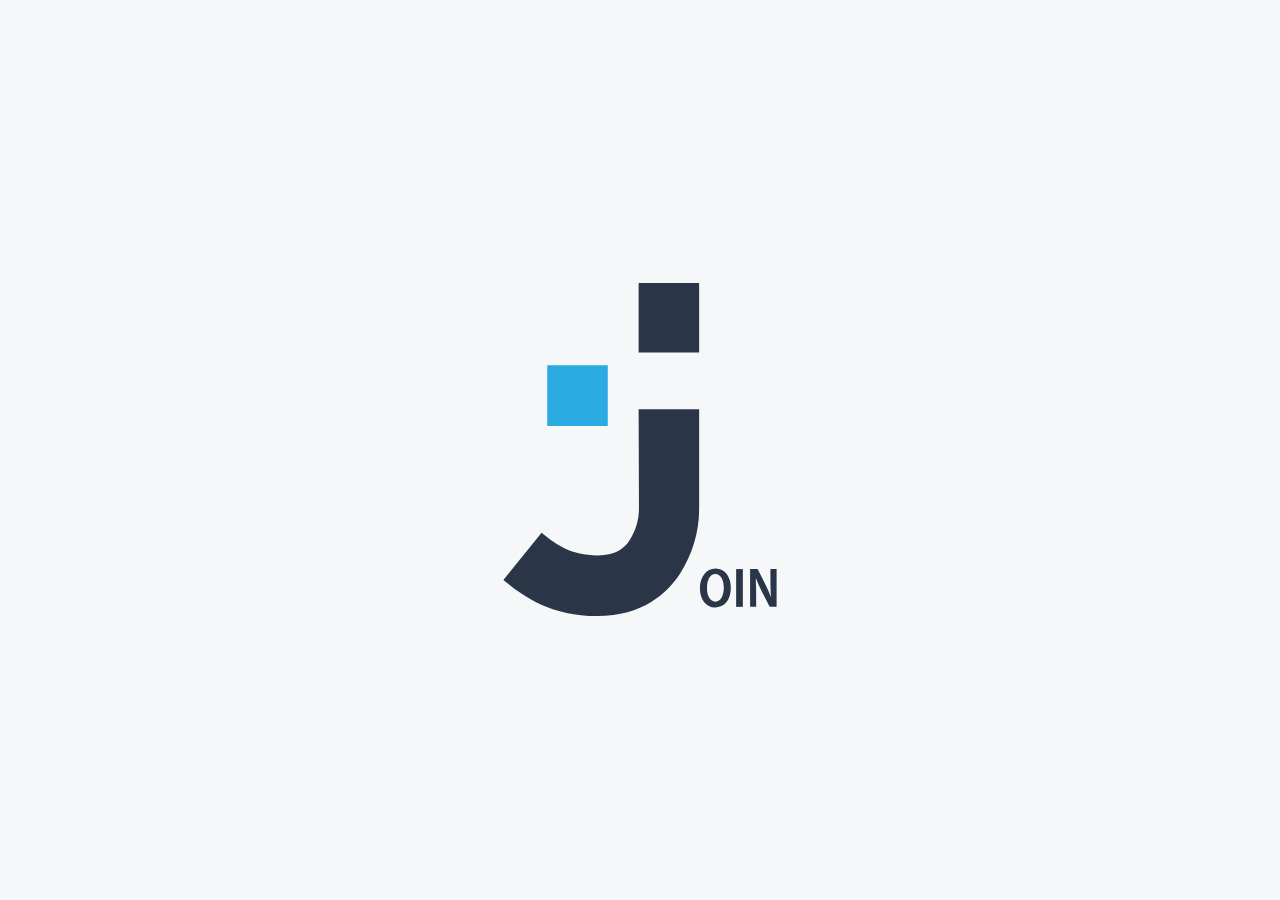
<file: html/summary.html>
<!DOCTYPE html>
<html lang="en">

<head>
    <meta charset="UTF-8">
    <meta name="viewport" content="width=device-width, initial-scale=1.0">
    <title>Summary</title>
    <link rel="icon" type="image/x-icon" href="../assets/img/logoBright.svg">
    <link rel="stylesheet" href="../css/font_inter.css">
    <link rel="stylesheet" href="../css/footer_template.css">
    <link rel="stylesheet" href="../css/header_template.css">
    <link rel="stylesheet" href="../css/aside_template.css">
    <link rel="stylesheet" href="../css/summary.css">
    <link rel="stylesheet" href="../css/scrollbar.css">
    <script src="../js/includeHTML.js"></script>
    <script src="../js/summary.js"></script>
    <script src="../js/remoteStorage.js"></script>
</head>

<body class="bodySummaryCSS" onload="initSummary()">
    <header w3-include-html="../assets/templates/header_template.html"></header>
    <aside w3-include-html="../assets/templates/aside_template.html"></aside>
    <main id="main" class="dnone mainSummaryCSS">
        <div class="header">
            <span class="headline">Join 360</span>
            <span class="headlineText">Key Metrics at a Glance</span>
            <div class="separator"></div>
        </div>
        <div class="mainContainer">
            <div class="stats">
                <div class="statsTop">
                    <div class="singleStatTop" onmouseover="changeTodoImgHover()" onmouseout="changeTodoImgNormal()"
                        onclick="openBoardSite()">
                        <img class="statImg" id="todoImg" src="../assets/img/todoNormal.svg" alt="">
                        <div class="singleStatSubContainer">
                            <div class="statNumber" id="statTodoCounter">1</div>
                            <div class="singleStatText">To-do</div>
                        </div>
                    </div>
                    <div class="singleStatTop" onmouseover="changeDoneImgHover()" onmouseout="changeDoneImgNormal()"
                        onclick="openBoardSite()">
                        <img class="statImg" id="doneImg" src="../assets/img/doneNormal.svg" alt="">
                        <div class="singleStatSubContainer">
                            <div class="statNumber" id="statDoneCounter">1</div>
                            <div class="singleStatText">Done</div>
                        </div>
                    </div>
                </div>
                <div class="statMiddle" onclick="openBoardSite()">
                    <div class="statMiddleLeft">
                        <img class="statImg" id="urgentImg" src="../assets/img/taskUrgent.svg" alt="">
                        <div class="statMiddleLeftSubContainer">
                            <div class="statNumber" id="statUrgentCounter">1</div>
                            <div class="singleStatText">Urgent</div>
                        </div>
                    </div>
                    <div class="statMiddleSeparator"></div>
                    <div class="statMiddleRight">
                        <div id="urgentTaskDate">September 16, 2025</div>
                        <div class="singleStatText">Upcoming Deadline</div>
                    </div>
                </div>
                <div class="statsBottom">
                    <div class="singleStatBottom" onclick="openBoardSite()">
                        <div class="statNumber" id="statTasksInBoardCounter">2</div>
                        <div class="singleStatTextBottom">Tasks in<br>Board</div>
                    </div>
                    <div class="singleStatBottom" onclick="openBoardSite()">
                        <div class="statNumber" id="statTasksInProgressCounter">6</div>
                        <div class="singleStatTextBottom">Tasks in<br>Progress</div>
                    </div>
                    <div class="singleStatBottom" onclick="openBoardSite()">
                        <div class="statNumber" id="statAwaitFeedbackCounter">8</div>
                        <div class="singleStatTextBottom">Awaiting<br>Feedback</div>
                    </div>
                </div>
            </div>
            <div class="greeting" id="greetingDesktop">
                <span id="daytimeGreetingDesktop"></span>
                <span id="userNameDesktop"></span></span>
            </div>
        </div>
    </main>
    <section id="startAnimationMobile" class="startAnimation">
        <span id="daytimeGreeting"></span>
        <span id="userName"></span></span>
    </section>
    <footer w3-include-html="../assets/templates/footer_template.html"></footer>
</body>

</html>
</file>
<file: css/font_inter.css>
/* inter-100 - latin */
@font-face {
  font-display: swap; /* Check https://developer.mozilla.org/en-US/docs/Web/CSS/@font-face/font-display for other options. */
  font-family: 'Inter';
  font-style: normal;
  font-weight: 100;
  src: url('../fonts/inter/inter-v13-latin-100.woff2') format('woff2'); /* Chrome 36+, Opera 23+, Firefox 39+, Safari 12+, iOS 10+ */
}
/* inter-200 - latin */
@font-face {
  font-display: swap; /* Check https://developer.mozilla.org/en-US/docs/Web/CSS/@font-face/font-display for other options. */
  font-family: 'Inter';
  font-style: normal;
  font-weight: 200;
  src: url('../fonts/inter/inter-v13-latin-200.woff2') format('woff2'); /* Chrome 36+, Opera 23+, Firefox 39+, Safari 12+, iOS 10+ */
}
/* inter-300 - latin */
@font-face {
  font-display: swap; /* Check https://developer.mozilla.org/en-US/docs/Web/CSS/@font-face/font-display for other options. */
  font-family: 'Inter';
  font-style: normal;
  font-weight: 300;
  src: url('../fonts/inter/inter-v13-latin-300.woff2') format('woff2'); /* Chrome 36+, Opera 23+, Firefox 39+, Safari 12+, iOS 10+ */
}
/* inter-regular - latin */
@font-face {
  font-display: swap; /* Check https://developer.mozilla.org/en-US/docs/Web/CSS/@font-face/font-display for other options. */
  font-family: 'Inter';
  font-style: normal;
  font-weight: 400;
  src: url('../fonts/inter/inter-v13-latin-regular.woff2') format('woff2'); /* Chrome 36+, Opera 23+, Firefox 39+, Safari 12+, iOS 10+ */
}
/* inter-500 - latin */
@font-face {
  font-display: swap; /* Check https://developer.mozilla.org/en-US/docs/Web/CSS/@font-face/font-display for other options. */
  font-family: 'Inter';
  font-style: normal;
  font-weight: 500;
  src: url('../fonts/inter/inter-v13-latin-500.woff2') format('woff2'); /* Chrome 36+, Opera 23+, Firefox 39+, Safari 12+, iOS 10+ */
}
/* inter-600 - latin */
@font-face {
  font-display: swap; /* Check https://developer.mozilla.org/en-US/docs/Web/CSS/@font-face/font-display for other options. */
  font-family: 'Inter';
  font-style: normal;
  font-weight: 600;
  src: url('../fonts/inter/inter-v13-latin-600.woff2') format('woff2'); /* Chrome 36+, Opera 23+, Firefox 39+, Safari 12+, iOS 10+ */
}
/* inter-700 - latin */
@font-face {
  font-display: swap; /* Check https://developer.mozilla.org/en-US/docs/Web/CSS/@font-face/font-display for other options. */
  font-family: 'Inter';
  font-style: normal;
  font-weight: 700;
  src: url('../fonts/inter/inter-v13-latin-700.woff2') format('woff2'); /* Chrome 36+, Opera 23+, Firefox 39+, Safari 12+, iOS 10+ */
}
/* inter-800 - latin */
@font-face {
  font-display: swap; /* Check https://developer.mozilla.org/en-US/docs/Web/CSS/@font-face/font-display for other options. */
  font-family: 'Inter';
  font-style: normal;
  font-weight: 800;
  src: url('../fonts/inter/inter-v13-latin-800.woff2') format('woff2'); /* Chrome 36+, Opera 23+, Firefox 39+, Safari 12+, iOS 10+ */
}
/* inter-900 - latin */
@font-face {
  font-display: swap; /* Check https://developer.mozilla.org/en-US/docs/Web/CSS/@font-face/font-display for other options. */
  font-family: 'Inter';
  font-style: normal;
  font-weight: 900;
  src: url('../fonts/inter/inter-v13-latin-900.woff2') format('woff2'); /* Chrome 36+, Opera 23+, Firefox 39+, Safari 12+, iOS 10+ */
}
</file>
<file: style.css>
html {
    display: flex;
    justify-content: center;
    align-items: center;
}

.body {
    margin: 0;
    font-family: 'Inter';
    background-color: #F6F7F8;
    min-height: 100vh;
    overflow: auto;
    max-width: 2000px;
    display: flex;
    flex-direction: column;
    align-items: center;
    justify-content: center;
    max-width: 2000px;
}

.main {
    background-color: white;
    width: calc(100vw - 32px);
    border-radius: 30px;
    height: 515px;
    box-shadow: 0px 0px 14px 3px #0000000A;
    display: flex;
    flex-direction: column;
    align-items: center;
    max-width: 530px;
}

.logo {
    position: absolute;
    top: 60px;
    left: 50px;
    width: 64px;
    height: 78px;
}

.signUpForm {
    display: flex;
    gap: 32px;
    flex-direction: column;
    align-items: center;
    width: 100%;
}

.inputContainer {
    display: flex;
    justify-content: space-between;
    align-items: center;
    height: 50px;
    border-radius: 10px;
    width: calc(100% - 32px);
}

.signUpFormEmoticons {
    padding-right: 21px;
}

input {
    border: 0 solid;
    outline: none;
    font-size: 20px;
    margin-left: 21px;
    width: 88%;

}

.checkbox {
    width: calc(100% - 32px);
    display: flex;
    justify-content: start;
    align-items: center;
    gap: 6px;

}

#rememberImg {
    padding-left: 16px;
}

#rememberCheckedImg {
    padding-left: 16px;
}

.check {
    cursor: pointer;
}

a {
    color: #29ABE2;
    text-decoration: none;
    cursor: pointer;
}

#loginBtn:disabled {
    width: 180px;
    height: 51px;
    border-radius: 8px;
    color: white;
    font-size: 16px;
    font-weight: 700;
    background-color: #A8A8A8;
    border: none;
}

#loginBtn:enabled {
    width: 180px;
    height: 51px;
    border-radius: 8px;
    color: white;
    font-size: 16px;
    font-weight: 700;
    background-color: #2A3647;
    border: none;
    cursor: pointer;
}

#loginBtn:enabled:hover {
    background-color: #29ABE2;
    box-shadow: 0px 4px 4px 0px rgba(0, 0, 0, 0.25);
}

.loginHeadline {
    display: flex;
    flex-direction: column;
    align-items: center;
}

.signUpSeperator {
    height: 3px;
    width: 88px;
    background-color: #29ABE2;
    margin-bottom: 24px;
}

h1 {
    font-size: 47px;
    font-weight: 700;
    margin-bottom: 16px;
}

.bottomLinks {
    margin-top: 20px;
    text-decoration: none;
    display: flex;
    width: 100%;
    justify-content: center;
    gap: 32px;
}

.bottomLinks a {
    color: #A8A8A8;
}

.bottomLinks a:hover {
    color: #29ABE2;
}

#errorMessage {
    font-size: 12px;
    font-weight: 400;
    color: #FF8190;
    margin-top: -20px;
    margin-bottom: -20px;
}

.blackBackground {
    position: absolute;
    inset: 0 0 0 0;
    opacity: 1;
    background-color: rgba(0, 0, 0, 0.758);
    animation: animation_overlay 1000ms ease-in-out 0ms forwards;
    z-index: 9999;
    display: flex;
    justify-content: center;
    align-items: center;
}

.successMessage {
    padding: 27px 22px 27px 22px;
    background-color: #2A3647;
    border-radius: 20px;
    color: white;
    font-size: 20px;
    font-weight: 400;
    transition: bottom 2000ms ease;
    position: relative;
    bottom: -1000px;
}

.messageAfter {
    bottom: 0px !important;
}

#guestLoginBtn {
    width: 180px;
    height: 51px;
    border-radius: 8px;
    color: #2A3647;
    font-size: 16px;
    font-weight: 700;
    background-color: white;
    border: #2A3647 1px solid;
    cursor: pointer;
}

#guestLoginBtn:hover {
    color: #29ABE2;
    box-shadow: 0px 4px 4px 0px rgba(0, 0, 0, 0.25);
    border: #29ABE2 1px solid;
}



.bottom {
    width: calc(100vw - 32px);
    display: flex;
    flex-direction: column;
    align-items: center;
    max-width: 530px;
}

.signUpContainer {
    margin-top: 40px;
    display: flex;
    justify-content: center;
    align-items: center;
    gap: 25px;
}

.signUpContainer span {
    font-weight: 400;
    font-size: 20px;
    line-height: 24px;
}

#signUpLink {
    padding: 15px 16px 15px 16px;
    text-decoration: none;
    border-radius: 8px;
    color: white;
    font-size: 16px;
    font-weight: 700;
    background-color: #2A3647;
    border: none;
}

#signUpLink:hover {
    background-color: #29ABE2;
}

.warningMsg {
    font-size: 12px;
    font-weight: 400;
    color: #FF8190;
    margin-top: -25px;
    margin-bottom: -25px;
    width: calc(100% - 32px);
    text-align: start;
}

.dnone {
    display: none;
}

.btnContainer {
    display: flex;
    flex-direction: column;
    align-items: center;
    gap: 21px;
}

.background {
    background-color: rgb(246, 247, 248);
    position: fixed;
    bottom: 0;
    top: 0;
    left: 0;
    right: 0;
}

.startingImg {
    width: 274px;
    height: 334px;
    position: absolute;
    left: calc(50% - 137px);
    top: calc(50% - 167px);
}

.startingImgEndPos {
    position: absolute;
    top: 60px;
    left: 50px;
    height: 78px !important;
    width: 64px !important;
}

#startingImg {
    transition: 1.5s ease;
}

@media screen and (min-width: 1000px) {
    .signUpContainer {
        position: fixed;
        top: 60px;
        right: 100px;
    }

    .startingImgEndPos {
        height: 120px !important;
        width: 100px !important;
    }

    .warningMsg {
        width: calc(100% - 160px);
    }

    .logo {
        height: 120px;
        width: 100px;

    }

    main {
        max-width: 600px;
    }

    h1 {
        font-size: 60px;
    }

    .inputContainer {
        width: calc(100% - 160px);
    }

    .checkbox {
        width: calc(100% - 160px)
    }
}

@media screen and (max-height: 900px) {
    .logo{
        display: none;
    }
}
</file>
<file: css/footer_template.css>
footer {
    position: fixed;
    bottom: 0;
    width: 100%;
    background-color: #2A3647;
    height: 80px;
    display: flex;
    justify-content: center;
    align-items: center;
}

.desktopContainer {
    width: 100%;
    display: flex;
    justify-content: space-around;
    align-items: center;
    padding-left: 10px;
    padding-right: 10px;
}

.desktopContainerLink {
    text-decoration: none;
    color: #D9D9D9;
    display: flex;
    flex-direction: column;
    align-items: center;
    justify-content: center;
    width: 72px;
    height: 80px;
    font-size: 14px;
    gap: 4px;
}

.desktopContainerLink img {
    width: 22px;
    height: 22px;
}

@media screen and (min-width: 1000px) {
    footer {
        display: none;
    }

    main {
        padding-left: 328px;
        margin-right: 96px;
    }
}
</file>
<file: css/header_template.css>
.body {
    margin: 0;
    font-family: 'Inter';
    background-color: #F6F7F8;
    min-height: 100vh;
    display: flex;
    flex-direction: column;
}

header {
    background-color: white;
    height: 80px;
    width: 100%;
    box-shadow: 0px 4px 4px rgba(0, 0, 0, 0.1);
    display: flex;
    justify-content: center;
    align-items: center;
    position: fixed;
    top: 0;
    z-index: 2;
}

.headerContainer {
    display: flex;
    justify-content: space-between;
    width: 100%;
}

.headerContainerLeft {
    display: flex;
    justify-content: center;
    align-items: center;
}

.headerContainerLeftImg {
    width: 32px;
    padding-left: 16px;
}

.headerContainerRight {
    display: flex;
    justify-content: center;
    align-items: center;
    gap: 16px;
}

.headerContainerRightUserIcon {
    height: 40px;
    width: 40px;
    border: 2px solid #2A3647;
    border-radius: 50%;
    display: flex;
    justify-content: center;
    align-items: center;
    margin-right: 16px;
    color: #29ABE2;
    font-weight: bold;
    font-size: 15px;
    cursor: pointer;
}

.headerContainerRightHelp img:hover {
    cursor: pointer;
    transform: scale(1.12);
}

#headerMobileMenu {
    position: fixed;
    top: 62px;
    display: flex;
    flex-direction: column;
    align-items: center;
    justify-content: center;
    padding: 10px;
    border-radius: 20px 0px 20px 20px;
    gap: 8px;
    height: 200px;
    background-color: #2A3647;
    transition: 0.2s;
}

.right {
    right: -200px;
}

.normal {
    right: 10px;
}

#headerMobileMenu a {
    text-decoration: none;
    color: #CDCDCD;
    padding: 8px 8px 8px 8px;
    display: flex;
    width: 130px;
    font-size: 16px;
    border-radius: 6px;

}

#headerMobileMenu div{
    text-decoration: none;
    color: #CDCDCD;
    padding: 8px 8px 8px 8px;
    display: flex;
    width: 130px;
    font-size: 16px;
    border-radius: 6px;    
}

#headerMobileMenu div:hover {
    background-color: rgba(42, 61, 89, 1);
    cursor: pointer;
}

.headerContainerRightUserIcon:hover {
    background-color: #e2e6ec;
}

#headerMobileMenu a:hover {
    background-color: rgba(42, 61, 89, 1);
}

@media screen and (min-width: 1000px) {
    header {
        height: 96px;
    }

    .headerContainerLeftImg {
        display: none;
    }

    .headerContainerLeft {
        padding-left: 340px;
        font-size: 20px;
        font-weight: 400;
    }

    .headerContainerRightUserIcon {
        height: 53px;
        width: 53px;
        border: 3px solid #2A3647;

        font-weight: bold;
        font-size: 20px;
    }

    .headerMobileMenuHelp{
        display: none !important;
    }
    #headerMobileMenu {
        top: 96px;
        height: 158px;
    }
}

@media screen and (max-width: 999px) {
    .headerContainerRightHelp {
        display: none;
    }

    .headerContainerLeftKanbanText {
        display: none;
    }
}
</file>
<file: css/aside_template.css>
aside {
    display: flex;
    justify-content: center;
    align-items: start;
    background-color: #2A3647;
    min-width: 232px;
    z-index: 10;
    min-height: 100vh;
    position: fixed;
}

.asideContainer {
    display: flex;
    flex-direction: column;
    align-items: center;
    justify-content: space-between;
    height: 100vh;
    width: 100%;

}

.asideContainerLogo {
    width: 100px;
    height: 122px;
    padding-top: 64px;
}

#asideMiddle {
    display: flex;
    flex-direction: column;
    width: 100%;
    gap: 8px;
}

.asideMiddleLink {
    display: flex;
    justify-content: start;
    align-items: center;
    padding-left: 53px;
    padding-top: 8px;
    padding-bottom: 8px;
    text-decoration: none;
    gap: 8px;
    color: #CDCDCD;
    font-size: 16px;
    font-weight: 400;
}

.asideMiddleLink:hover {
    cursor: pointer;
    background-color: #2A3D59;
}

.asideBottom {
    display: flex;
    flex-direction: column;
    width: 100%;
    margin-bottom: 64px;
}

.asideBottomLink {
    display: flex;
    justify-content: start;
    align-items: center;
    padding-left: 53px;
    padding-top: 8px;
    padding-bottom: 8px;
    text-decoration: none;
    gap: 8px;
    color: #CDCDCD;
    font-size: 16px;
    font-weight: 400;
}

.asideBottomLink:hover {
    cursor: pointer;
    color: rgb(41, 171, 226);
}

@media screen and (max-width: 999px) {
    aside {
        display: none;
    }

    main {
        padding-left: 16px;
    }
}
</file>
<file: css/add_task.css>
html {
    scroll-behavior: smooth;
}

.bodyContainer {
    margin: 0;
    display: flex;
    flex-direction: column;
    font-family: 'Inter';
    background-color: #F6F7F8;
    height: 100vh;
}

.mainContainer {
    flex: 1;
    margin-top: 96px;
}

#asideMiddleLinkAddTask {
    background-color: #091931;
    color: white;
}

#asideMiddleLinkAddTask img {
    filter: brightness(2);
}

#desktopContainerLinkAddTask {
    background-color: #091931;
    border-radius: 8px;
    width: 76px;
    height: 76px;
    color: white;
}

#desktopContainerLinkAddTask img {
    filter: brightness(2);
}

.addTaskMainContainer {
    display: flex;
    flex-direction: column;
}

.spacerAddTasks {
    height: 424px;
    border: 1px solid #D1D1D1;
    margin: 0 40px;
}

.addTaskTitle {
    margin-top: 48px;
    gap: 20px;
    font-size: 47px;
    font-weight: 700;
}

.mainAddTask {
    display: flex;
}

.mainAddTask label {
    font-size: 16px;
    font-weight: 400;
    margin-bottom: 8px;
}

.formAddTask {
    display: flex;
}

.addTasksLeft {
    display: flex;
    flex-direction: column;
    width: 440px;
}

.addTaskThisFieldIsRequiredLeft {
    margin-top: 180px;
}

.addTasksRight {
    display: flex;
    flex-direction: column;
    width: 440px;
    height: 416px;
}

.addTaskTitleContainer,
.addTaskDescriptionContainer,
.addTaskAssignedToContainer,
.addTaskDueDateContainer,
.addTaskPrioContainer,
.addTaskCategoryContainer {
    display: flex;
    flex-direction: column;
    margin-bottom: 16px;
}

.assignedContactsContainer {
    display: flex;
    padding-top: 16px;
    width: 100%;
    flex-direction: row;
    flex-wrap: wrap;
    gap: 5px;
    overflow-y: auto;
    max-height: 44px;
    margin-top: 10px;
}

.addTaskTitleContainer input {
    margin-bottom: 10px;
    border-radius: 10px;
    border: 1px solid #D1D1D1;
    transition: border-color 0.3s;
    padding: 10px 21px 10px 21px;
    font-size: 16px;
}

.addTaskTitleContainer input:focus {
    border-color: #29ABE2;
    outline: none;
}

.addTaskDescriptionContainer textarea {
    height: 88px;
    max-width: 396px;
    padding: 18px 21px 18px 21px;
    border-radius: 10px;
    border: 1px solid #D1D1D1;
    margin-bottom: 10px;
    font-family: 'Inter';
    font-size: 16px;
}

.addTaskDescriptionContainer textarea:focus {
    border-color: #29ABE2;
    outline: none;
}

.addTaskAssignedToContainer select {
    justify-content: space-between;
    margin-bottom: 180px;
    border-radius: 10px;
    border: 1px solid #D1D1D1;
    transition: border-color 0.3s;
    padding: 12px 16px 12px 16px;
    font-size: 16px;
    background-image: url(../assets/img/addTaskArrowDropDown.svg);
    background-size: 10px;
    background-position: right 16px center;
    background-repeat: no-repeat;
    background-color: white;
    cursor: pointer;
}

#assignedTo {
    -webkit-appearance: none;
    -moz-appearance: none;
    appearance: none;
}

.addTaskCategoryContainer select {
    justify-content: space-between;
    margin-bottom: 10px;
    border-radius: 10px;
    border: 1px solid #D1D1D1;
    transition: border-color 0.3s;
    padding: 12px 16px 12px 16px;
    font-size: 16px;
    background-image: url(../assets/img/addTaskArrowDropDown.svg);
    background-size: 10px;
    background-position: right 16px center;
    background-repeat: no-repeat;
    background-color: white;
    cursor: pointer;
}

#category {
    -webkit-appearance: none;
    -moz-appearance: none;
    appearance: none;
}

.addTaskAssignedToContainer select:focus {
    border-color: #29ABE2;
    outline: none;
}

.addTaskDueDateContainer input {
    justify-content: space-between;
    border-radius: 10px;
    border: 1px solid #D1D1D1;
    transition: border-color 0.3s;
    padding: 8px 21px 8px 21px;
    font-size: 16px;
    font-family: 'Inter';
}

.addTaskDueDateContainer input:focus {
    border-color: #29ABE2;
    outline: none;
}

input[type="date"]::-webkit-calendar-picker-indicator {
    color: rgba(0, 0, 0, 0);
    opacity: 1;
    display: block;
    background: url(../assets/img/CalenderEditBoard.svg) no-repeat;
    width: 20px;
    height: 20px;
    border-width: thin;
}

input[type="date"]::-webkit-calendar-picker-indicator:hover {
    cursor: pointer;
}

.addTaskPrioButtonContainer {
    display: flex;
    justify-content: space-between;
    gap: 16px;
}

.addTaskCategoryContainer select:focus {
    border-color: #29ABE2;
    outline: none;
}

.addTaskCreateTaskContainer {
    display: flex;
    justify-content: flex-end;
    gap: 16px;
    margin-top: 60px;
}

.addTaskCreateTaskContainer span {
    display: none;
}

.addTaskClearTaskButton {
    border: solid 1px #2A3647;
    color: #2A3647;
    background-color: white;
    padding: 16px;
    border-radius: 10px;
    width: 126px;
    height: 56px;
    font-size: 20px;
    display: flex;
    align-items: center;
    justify-content: center;
    cursor: pointer;
}

.addTaskClearTaskButton:hover {
    border: 1px solid #29ABE2;
    color: #29ABE2;
}

.addTaskClearTaskButton img {
    margin-left: 8px;
    height: 10.49px;
    width: 10.49px;
}

.addTaskClearTaskButton:hover img {
    filter: invert(47%) sepia(77%) saturate(2275%) hue-rotate(158deg) brightness(98%) contrast(102%);
}

/* Background Color */
.buttonPrio {
    height: 41px;
    border-radius: 10px;
    padding: 18px 10px;
    margin-bottom: 8px;
    border: 1px solid #D1D1D1;
    display: flex;
    justify-content: center;
    align-items: center;
    flex-direction: row;
    background-color: white;
    width: 100%;
    gap: 8px;
    font-weight: 400;
    font-size: 16px;
    cursor: pointer;
}

.buttonPrio:hover {
    cursor: pointer;
    box-shadow: 0 4px 4px rgba(0, 0, 0, 0.25);
}

.backgroundColorRed {
    background-color: #FF3D00;
    color: white;
}

.backgroundColorOrange {
    background-color: #FFA800;
    color: white;
}

.backgroundColorGreen {
    background-color: #7AE229;
    color: white;
}

.buttonPrio img {
    filter: none;
}

.buttonPrioWhite img {
    filter: brightness(0) invert(1);
}


.editAssignedTo {
    display: flex;
    flex-direction: column;
}

.choosingList{
    max-height: 448px;
    overflow-y: auto;
}

.choosingListRow {
    display: flex;
    justify-content: space-between;
    padding: 7px 10px;
    align-items: center;
}

.choosingListRow:hover {
    background-color: #A8A8A8;
    border-radius: 10px;
    border: unset;
    cursor: pointer;
}

.choosingListLeft {
    display: flex;
    align-items: center;
    justify-content: center;
    gap: 16px;
}

.choosingListUserInitials {
    color: white;
    font-size: 14px;
}

.choosingListUserIcon {
    display: flex;
    justify-content: center;
    align-items: center;
    height: 42px;
    width: 42px;
    border-radius: 50%;
    margin: 0 !important;
}

#contactsDropDown {
    border: unset;
    font-size: 16px;
    width: 93%;
}

#contactsDropDown:focus {
    outline: none;
}

.contactsDropDownInputContainer {
    display: flex;
    align-items: center;
    justify-content: space-between;
    border-radius: 10px;
    border: 1px solid #D1D1D1;
    font-size: 16px;
    padding: 12px 21px;
    z-index: 2;
    background-color: white;
}

.openCloseChoosingListImg {
    background-image: url(../assets/img/arrowDropDown.svg);
    height: 24px;
    width: 24px;
}

#openCloseChoosingListImg:hover {
    cursor: pointer;
}

.dnone {
    display: none !important;
}

.CFF7A00 {
    background-color: #FF7A00;
    margin-left: -5px;
}

.CFF5EB3 {
    background-color: #FF5EB3;
    margin-left: -5px;
}

.CFFBB2B {
    background-color: #FFBB2B;
    margin-left: -5px;
}

.C6E52FF {
    background-color: #6E52FF;
    margin-left: -5px;
}

.C9327FF {
    background-color: #9327FF;
    margin-left: -5px;
}

.C00BEE8 {
    background-color: #00BEE8;
    margin-left: -5px;
}

.C1FD7C1 {
    background-color: #1FD7C1;
    margin-left: -5px;
}

.CFF745E {
    background-color: #FF745E;
    margin-left: -5px;
}

.CFFA35E {
    background-color: #FFA35E;
    margin-left: -5px;
}

.CFC71FF {
    background-color: #FC71FF;
    margin-left: -5px;
}

.CFFC701 {
    background-color: #FFC701;
    margin-left: -5px;
}

.C0038FF {
    background-color: #0038FF;
    margin-left: -5px;
}

.CC3FF2B {
    background-color: #C3FF2B;
    margin-left: -5px;
}

.CFFE62B {
    background-color: #FFE62B;
    margin-left: -5px;
}

.CFF4646 {
    background-color: #FF4646;
    margin-left: -5px;
}

.CSFFBB2B {
    background-color: #FFBB2B;
    margin-left: -5px;
}

.CFF70AA {
    background-color: #CFF70A;
    margin-left: -5px;
}

.rotate180 {
    transform: rotate(180deg);
}

.choosingListCheck {
    height: 24px;
    width: 24px;
}

.completedFalse {
    background-image: url(../assets/img/checkEmpty.svg);
}

.completedTrue {
    background-image: url(../assets/img/checked.svg);
}

/* Subtask */

.editSubTasksInputContainer:focus {
    border-color: #29ABE2;
    outline: none;
}

.editSubTasksInputContainer {
    display: flex;
    align-items: center;
    justify-content: space-between;
    border-radius: 10px;
    border: 1px solid #D1D1D1;
    transition: border-color 0.3s;
    padding: 10px 21px 10px 21px;
    font-size: 16px;
    background-color: white;
}

#editSubTasks {
    border: unset;
    font-size: 16px;
    flex: 1;
    outline: none;
}

.addSubTaskImg:hover {
    cursor: pointer;
    transform: scale(1.03);
}

.subTaskEditRow {
    display: flex;
    width: 100%;
    justify-content: space-between;
    margin-top: 8px;
}

.subTaskEditRowRight {
    display: flex;
    justify-content: center;
    align-items: center;
    gap: 4px;
    margin-right: 16px;
}

.editSubTaskDeleteImg:hover {
    cursor: pointer;
    transform: scale(1.03);
}

.editSubTaskEditImg:hover {
    cursor: pointer;
    transform: scale(1.03);
}

.editSubTaskInputContainer {
    display: flex;
    align-items: center;
    justify-content: space-between;
    font-size: 16px;
    z-index: 2;
    background-color: white;
    width: 100%;
    padding-left: 16px;
    border-radius: 10px;
}

.editSubTaskEditInput {
    border: unset;
    font-size: 16px;
    flex: 1;
    height: 32px;
}

.editSubTaskEditInput:focus {
    outline: none;
    border-bottom: 1px solid #29ABE2
}

.subTaskEditEditRowRight {
    display: flex;
    justify-content: center;
    align-items: center;
    gap: 4px;
    margin-right: 8px;
}

.input:-internal-autofill-selected {
    background-color: white;
}

/* disabled to enabled */

.addTaskCreateTaskButton:enabled {
    background-color: #2A3647;
    color: white;
    border-radius: 10px;
    padding: 16px;
    font-size: 21px;
    font-weight: 700;
    cursor: pointer;
    gap: 4px;
    border: none;
    display: flex;
    justify-content: center;
    align-items: center;
    margin-bottom: 16px;
}

.addTaskCreateTaskButton:enabled:hover {
    background-color: #29ABE2;
}

.addTaskCreateTaskButton:disabled {
    background-color: #A8A8A8;
    color: white;
    border-radius: 10px;
    padding: 16px;
    font-size: 21px;
    font-weight: 700;
    gap: 4px;
    border: none;
    display: flex;
    justify-content: center;
    align-items: center;
    margin-bottom: 32px;
}

.addTaskAnimationText {
    display: block;
    position: fixed;
    left: calc(50% - 144px);
    bottom: -200px;
    z-index: 10;
    background-color: #2A3647;
    color: white;
    font-weight: 400;
    font-size: 17px;
    border-radius: 20px;
    padding: 27px;
    transition: bottom 2s ease;
}

.addTaskAfterAnimationText {
    bottom: 200px !important;
}

@media (max-width: 1300px) {
    .mainAddTask {
        margin: 0;
        display: flex;
        flex-direction: column;
    }

    .formAddTask {
        flex-direction: column;
    }

    .addTasksLeft {
        width: 100%;
    }

    .spacerAddTasks {
        display: none;
    }

    .addTasksRight {
        width: 100%;
        margin-bottom: 44px;
        margin-top: 16px;
    }

    .addTaskMainContainer {
        margin-right: 16px;
        margin-bottom: 16px;
    }

    .addTaskCreateTaskContainer {
        justify-content: space-between;
    }

    .addTaskCreateTaskContainer span {
        display: flex;
    }

    .addTaskThisFieldIsRequiredLeft {
        display: none;
    }

    .addTaskThisFieldIsRequiredRight {
        display: flex;
    }

    .addTaskDescriptionContainer textarea {
        resize: none;
        max-width: 100%;
    }

    .addTaskClearTaskButton {
        display: none;
    }

    .addTaskAssignedToContainer select {
        margin-bottom: 10px;
    }
}

@media (max-width: 1000px) {
    .mainContainer {
        padding-bottom: 128px;
    }

    .addTaskTitle {
        margin-top: 16px;
    }
}

@media screen and (min-width: 1000px) {
    .mainAddTask {
        padding-left: 0;
        margin-right: 0;
    }
}

@media (max-width: 400px) {
    .addTaskPrioButtonContainer {
        gap: 8px;
        flex-direction: column;
    }

    .addTaskCreateTaskContainer {
        margin-top: 32px;
        padding-bottom: 96px;
    }

    .addTaskCreateTaskButton:disabled {
        margin-bottom: 0;
        padding: 8px;
    }
}
</file>
<file: css/scrollbar.css>
/* Scrollbar */
::-webkit-scrollbar {
    width: 8px;
    height: 8px;
}

::-webkit-scrollbar-thumb {
    background: grey;
    border-radius: 8px;
}

::-webkit-scrollbar-button {
    background-color: white;
    background-size: 10px 10px;
    background-repeat: no-repeat;
    background-position: center center;
    height: 16px;
    width: 2px;
}

::-webkit-scrollbar-button:end:increment {
    background-image: url(../assets/img/scrollbarDown.svg)
}

::-webkit-scrollbar-button:start:decrement {
   background-image: url(../assets/img/scrollbarUp.svg)
}
</file>
<file: css/board.css>
.body {
    margin: 0;
    display: flex;
    font-family: 'Inter';
    background-color: #F6F7F8;
    min-height: 100vh;
}

.overflowHidden {
    overflow: hidden;
}

.main {
    margin-top: 128px;
    margin-bottom: 80px;
    padding-right: 16px;
    display: flex;
    flex-direction: column;
    align-items: center;
    transition: 1000ms ease;
    max-width: 1800px;
}


#asideMiddleLinkBoard {
    background-color: #091931;
    color: white;
}

#asideMiddleLinkBoard img {
    filter: brightness(2);
}

#desktopContainerLinkBoard {
    background-color: #091931;
    border-radius: 8px;
    width: 76px;
    height: 76px;
    color: white;
}

#desktopContainerLinkBoard img {
    filter: brightness(2);
}

.boardHead {
    display: flex;
    justify-content: space-between;
    align-items: center;
    width: 100%;
}

.boardHeadline {
    font-weight: 700;
    font-size: 47px;
}

.searchMobile {
    width: 100%;
    display: flex;
    align-items: center;
    background-color: white;
    border-radius: 10px;
    border: 1px solid black;
    height: 48px;
    margin-top: 40px;
    box-sizing: border-box;
}

.searchMobile:hover {
    cursor: pointer;
}

.searchMobileInput {
    width: 100%;
    height: 40px;
    background-color: transparent;
    border: none;
    margin-left: 16px;
    font-size: 20px;
}

.searchMobileInput::placeholder {
    color: #D1D1D1;
    font-size: 20px;
}

.searchMobileInput:focus {
    outline: none;
}

.searchMobileInput:hover {
    cursor: pointer;
}

.searchMobileSeparator {
    height: 31px;
    width: 1px;
    background-color: #D1D1D1;
}

.searchIconMobile {
    width: 32px;
    height: 32px;
}

.taskContainer {
    min-width: 100%;
    width: 100%;
    display: flex;
    flex-direction: column;
    margin-top: 26px;
    gap: 16px;
}

.taskContainerHead {
    width: 100%;
    display: flex;
    justify-content: space-between;
    align-items: center;
}

.taskContainerHeadline {
    font-weight: 700;
    font-size: 27px;
}

.taskContainerContent {
    overflow-x: auto;
    display: flex;
    flex-direction: row;
    gap: 16px;
    min-height: 20px;
    padding: 10px;
}

.task {
    display: flex;
    min-width: 220px;
    max-width: 220px;
    min-height: 231px;
    background-color: white;
    border-radius: 24px;
    box-shadow: 0px 0px 10px 3px #0000000a;
    margin-bottom: 10px;
    flex-direction: column;
    align-items: start;
    padding: 16px;
    transition: 0.2s ease;
    cursor: pointer;
}

.emptyTask {
    min-width: 220px;
    max-width: 220px;
    min-height: 231px;
    background-color: transparent;
    border-radius: 24px;
    box-shadow: 0px 0px 10px 3px #0000000a;
    margin-bottom: 10px;
    padding: 16px;
    border: 1px dashed #A8A8A8;
}



.taskCategory {
    color: white;
    font-size: 16px;
    font-weight: 400;
    padding: 4px 16px;
    border-radius: 8px;
}




.taskTitle {
    font-weight: 700;
    font-size: 16px;
    margin-top: 24px;
    word-break: break-all;
}

.taskDescription {
    font-size: 16px;
    font-weight: 400;
    color: #a8a8a8;
    margin-top: 8px;
}

.progressContainer {
    width: 100%;
    display: flex;
    justify-content: center;
    align-items: center;
    margin-top: 24px;
}

.progressBar {
    flex: 1;
    background-color: #F4F4F4;
    height: 8px;
    border-radius: 8px;
    display: flex;
    justify-content: start;
    align-items: center;

}

.progress {
    background-color: #4589FF;
    height: 8px;
    border-radius: 8px;
}

.progressText {
    font-size: 12px;
    font-weight: 400;
    padding-left: 8px;
}

.taskBottom {
    margin-top: 24px;
    width: 100%;
    display: flex;
    justify-content: space-between;
    align-items: center;
}

.assignedTo {
    display: flex;
    align-items: center;
    max-width: 160px;
    flex-wrap: wrap;
    max-height: 35px;
    overflow: hidden;
    padding-left: 6px;
}

.userIcon {
    height: 32px;
    width: 32px;
    border-radius: 50%;
    display: flex;
    justify-content: center;
    align-items: center;
    border: 1px solid white;
}

.plusIcon {
    height: 32px;
    width: 32px;
    border-radius: 50%;
    display: flex;
    justify-content: center;
    align-items: center;
    border: 1px solid white;
    background-color: #bb4e0b;
    margin-left: -5px;
}

.userInitials {
    color: white;
    font-size: 12px;
    font-weight: 400;
}

.plusNumber {
    color: white;
    font-size: 12px;
    font-weight: 400;
}

.userStoryColor {
    background-color: #0038FF;
}

.technicalTaskColor {
    background-color: #1FD7C1;
}

.dnone {
    display: none !important;
}

.CFF7A00 {
    background-color: #FF7A00;
    margin-left: -5px;
}

.CFF5EB3 {
    background-color: #FF5EB3;
    margin-left: -5px;
}

.C6E52FF {
    background-color: #6E52FF;
    margin-left: -5px;
}

.C9327FF {
    background-color: #9327FF;
    margin-left: -5px;
}

.C00BEE8 {
    background-color: #00BEE8;
    margin-left: -5px;
}

.C1FD7C1 {
    background-color: #1FD7C1;
    margin-left: -5px;
}

.CFF745E {
    background-color: #FF745E;
    margin-left: -5px;
}

.CFFA35E {
    background-color: #FFA35E;
    margin-left: -5px;
}

.CFC71FF {
    background-color: #FC71FF;
    margin-left: -5px;
}

.CFFC701 {
    background-color: #FFC701;
    margin-left: -5px;
}

.C0038FF {
    background-color: #0038FF;
    margin-left: -5px;
}

.CC3FF2B {
    background-color: #C3FF2B;
    margin-left: -5px;
}

.CFFE62B {
    background-color: #FFE62B;
    margin-left: -5px;
}

.CFF4646 {
    background-color: #FF4646;
    margin-left: -5px;
}

.CSFFBB2B {
    background-color: #FFBB2B;
    margin-left: -5px;
}

.CFF70AA {
    background-color: #CFF70A;
    margin-left: -5px;
}

.CFFBB2B {
    background-color: #FFBB2B;
    margin-left: -5px;
}

.noTaskContainer {
    width: 100%;
    display: flex;
    justify-content: center;
    align-items: center;
    min-height: 47px;
    background-color: #E7E7E7;
    border: 1px dashed #A8A8A8;
    border-radius: 10px;
    box-shadow: 0px 0px 4px 0px #00000029;
    margin-top: 80px;
    margin-bottom: 80px;
}

.noTaskText {
    font-size: 16px;
    font-weight: 400;
    color: #A8A8A8;

}

#boardHeadImg {
    background-image: url(../assets/img/addTaskBoardMobile.svg);
    height: 40px;
    width: 40px;
}

#boardHeadImg:hover {
    background-image: url(../assets/img/addTaskBoardMobileHover.svg);
    transform: scale(1.02);
    cursor: pointer;
}

.taskContainerAddTaskImg {
    background-image: url(../assets/img/addTasktaskContainerMobile.svg);
    height: 30px;
    width: 30px;
}

.taskContainerAddTaskImg:hover {
    background-image: url(../assets/img/addTasktaskContainerMobileHover.svg);
    transform: scale(1.02);
    cursor: pointer;
}

.classlow {
    background-image: url(../assets/img/priorityLowBoard.svg);
    height: 32px;
    width: 32px;
}

.classmedium {
    background-image: url(../assets/img/priorityMediumBoard.svg);
    height: 32px;
    width: 32px;
}

.classurgent {
    background-image: url(../assets/img/priorityUrgentBoard.svg);
    height: 32px;
    width: 32px;
}

.rotate-5deg {
    transform: rotate(5deg);
}

.dialogBackground {
    background-color: rgba(0, 0, 0, 0.607);
    position: fixed;
    left: 0;
    right: 0;
    bottom: 0;
    top: 0;
    z-index: 100;
    display: flex;
    justify-content: center;
    align-items: center;
}

.singleTask {
    background-color: white;
    display: flex;
    flex-direction: column;
    min-width: 240px;
    max-width: 475px;
    border-radius: 30px;
    box-shadow: 0px 0px 4px 0px #00000029;
    gap: 16px;
    padding: 32px 24px;
    margin-left: 10px;
    margin-right: 10px;
    font-size: 16px;
    font-weight: 400;
    cursor: auto;
    position: relative;
    right: -100vw;
    transition: 0.3s ease;
    width: 100%;
    max-height: 90vh;
    overflow-y: auto;
}

.singleTaskEndposition {
    right: 0 !important;
}

.singleTaskHead {
    display: flex;
    justify-content: space-between;
    width: 100%;
}

.taskHeadlineBoard {
    display: flex;
    width: 100%;
    justify-content: space-between;
    align-items: center;
}

.singleTaskCategory {
    font-size: 16px;
    font-weight: 400;
    color: white;
    padding: 4px 16px;
    border-radius: 8px;
}

.closeSingleTaskImg {
    width: 32px;
    height: 32px;
}

.closeSingleTaskImg:hover {
    cursor: pointer;
    transform: scale(1.02);
}

.singleTaskTitle {
    font-size: 32px;
    color: black;
    font-weight: 700;
    width: 100%;
    display: flex;
    word-break: break-all;
}

.singleTaskDescription {
    font-size: 16px;
    font-weight: 400px;
    color: black;
    width: 100%;
    display: flex;
    word-break: break-all;
}

.singleTaskDueDate {
    display: flex;
    gap: 24px;
}

.singleTaskPriority {
    display: flex;
    align-items: center;
    gap: 24px;
}


.singleTaskPrioritySub {
    display: flex;
    align-items: center;
    gap: 10px;
}

.singleTaskPriorityImg {
    height: 32px;
    width: 32px;
}

.singleTaskAssignedTo {
    display: flex;
    flex-direction: column;
    gap: 18px;
    max-height: 300px;
    overflow-y: auto;
    overflow-x: hidden;
}

.singleTaskAssignedToSub {
    display: flex;
    align-items: center;
    gap: 10px;
    width: 100%;
    margin-left: 16px;
}






.singleTaskDeleteEdit {
    display: flex;
    align-items: center;
    width: 100%;
    justify-content: end;
    gap: 8px;
}

.singleTaskDelete,
.singleTaskEdit {
    display: flex;
    align-items: center;
    gap: 8px;
}

.singleTaskDelete:hover,
.singleTaskEdit:hover {
    transform: scale(1.02);
    cursor: pointer;
}

.singleTaskDeleteEditSeparator {
    width: 1px;
    height: 24px;
    background-color: #D1D1D1;
}

.singleTaskSubTasks {
    display: flex;
    flex-direction: column;
    gap: 18px;
}

.subTask {
    display: flex;
    gap: 16px;
    align-items: center;
    margin-left: 16px;
}

.subTaskCheckImg {
    height: 24px;
    width: 24px;
}

.subTaskCheckImg:hover {
    transform: scale(1.03);
    cursor: pointer;
}

.subTaskCompletedfalse {
    background-image: url(../assets/img/checkEmpty.svg);
}

.subTaskCompletedtrue {
    background-image: url(../assets/img/checked.svg);
}

.editForm {
    display: flex;
    flex-direction: column;
}

.editPriority {
    display: flex;
    justify-content: space-between;
}

.prioritySub {
    display: flex;
    justify-content: center;
    align-items: center;
    gap: 6px;
    box-shadow: 0px 0px 4px 0px #0000001A;
    border-radius: 10px;
    padding: 10px 10px;
    width: 26%;
    transition: 0.2s ease;

}

.prioritySub:hover {
    transform: scale(1.04);
    cursor: pointer;
}

#editTitle {
    border-radius: 10px;
    border: 1px solid #D1D1D1;
    font-size: 16px;
    padding: 12px 21px;
    width: calc(100%-42px);
}

#editTitle:focus {
    border: 1px solid #29ABE2;
    outline: unset;
}

#editDescription {
    border-radius: 10px;
    border-radius: 10px;
    border: 1px solid #D1D1D1;
    font-size: 16px;
    padding: 12px 21px;
    width: calc(100%-42px);
    font-family: 'Inter';
}

#editDescription:focus {
    border: 1px solid #29ABE2;
    outline: unset;
}

#editDueDate {
    border-radius: 10px;
    border-radius: 10px;
    border: 1px solid #D1D1D1;
    font-size: 16px;
    padding: 12px 21px;
    width: calc(100%-42px);
    font-family: 'Inter';
}

#editDueDate:focus {
    border: 1px solid #29ABE2;
    outline: unset;
}

.editAssignedTo {
    display: flex;
    flex-direction: column;
}

#contactsDropDown {
    border: unset;
    font-size: 16px;
    width: 93%;
}

#contactsDropDown:focus {
    outline: unset;
}

.editAssignedTosChosen {
    display: flex;
    gap: 8px;
    margin-top: 8px;
    margin-bottom: 8px;
    flex-wrap: wrap;
    overflow-y: auto;
    max-height: 92px;
}

#editSubTasksInputContainer {
    display: flex;
    align-items: center;
    justify-content: space-between;
    border-radius: 10px;
    border: 1px solid #D1D1D1;
    font-size: 16px;
    padding: 12px 21px;
    width: calc(100%-42px);
}

#editSubTasks {
    border: unset;
    font-size: 16px;
    flex: 1;

}

#editSubTasks:focus {
    outline: none;
}



@media screen and (max-width: 400px) {
    .editPriorityText {
        display: none;
    }

    .prioritySub {
        padding: 10px 18px;
        width: 40px;
    }
}

.priorityUrgentImgNormal {
    background-image: url(../assets/img/priorityUrgentBoard.svg);
    width: 32px;
    height: 32px;
}

.priorityMediumImgNormal {
    background-image: url(../assets/img/priorityMediumBoard.svg);
    width: 32px;
    height: 32px;
}

.priorityLowImgNormal {
    background-image: url(../assets/img/priorityLowBoard.svg);
    width: 32px;
    height: 32px;
}

.backgroundColorUrgent {
    background-color: #FF3D00;
    color: white;
    font-weight: 700;
}

.backgroundColorMedium {
    background-color: #FFA800;
    color: white;
    font-weight: 700;
}

.backgroundColorLow {
    background-color: #7AE229;
    color: white;
    font-weight: 700;
}

.whiteningFilter {
    filter: brightness(0) invert(1);
}

.choosingListRow {
    display: flex;
    justify-content: space-between;
    padding: 7px 10px;
    align-items: center;
}

.choosingListRow:hover {
    background-color: #A8A8A8;
    border-radius: 10px;
    border: unset;
    cursor: pointer;
}

.choosingListLeft {
    display: flex;
    align-items: center;
    justify-content: center;
    gap: 16px;
}

.choosingListUserInitials {
    color: white;
    font-size: 14px;
}

.choosingListUserIcon {
    display: flex;
    justify-content: center;
    align-items: center;
    height: 42px;
    width: 42px;
    border-radius: 50%;
    margin: 0 !important;
}


#contactsDropDownInputContainer {
    display: flex;
    align-items: center;
    justify-content: space-between;
    border-radius: 10px;
    border: 1px solid #D1D1D1;
    font-size: 16px;
    padding: 12px 21px;
    z-index: 2;
    background-color: white;
}

.inputContainerFocus {
    border: 1px solid #29ABE2 !important;
}

.openCloseChoosingListImg {
    background-image: url(../assets/img/arrowDropDown.svg);
    height: 24px;
    width: 24px;
}

#openCloseChoosingListImg:hover {
    cursor: pointer;
}

#choosingList {
    width: calc(100%-2px);
    display: flex;
    flex-direction: column;
    border: 1px solid #D1D1D1;
    min-height: 70px;
    margin-top: -13px;
    border-radius: 10px;
    z-index: 1;
    padding-top: 14px;
    max-height: 200px;
    overflow-y: auto;
}

.rotate180 {
    transform: rotate(180deg);
}

.editHead {
    width: 100%;
    display: flex;
    justify-content: end;
}

.choosingListCheck {
    height: 24px;
    width: 24px;
}

.completedFalse {
    background-image: url(../assets/img/checkEmpty.svg);
}

.completedTrue {
    background-image: url(../assets/img/checked.svg);
}

.date-input-wrapper {
    display: flex;
}



input[type="date"]::-webkit-calendar-picker-indicator {
    color: rgba(0, 0, 0, 0);
    opacity: 1;
    display: block;
    background: url(../assets/img/CalenderEditBoard.svg) no-repeat;
    width: 20px;
    height: 20px;
    border-width: thin;
}

input[type="date"]::-webkit-calendar-picker-indicator:hover {
    cursor: pointer;
}

.editBottom {
    display: flex;
    width: 100%;
    justify-content: end;
    align-items: center;
}

.editBottomSave {
    display: flex;
    align-items: center;
    justify-content: center;
    gap: 4px;
    padding: 18px 10px;
    border-radius: 10px;
    background-color: #2A3647;
    color: white;
    font-size: 20px;
    font-weight: 700;
    margin-top: 16px;
    margin-bottom: 32px;
    box-shadow: 0px 4px 8px 0px #00000033;
}

.editBottomSave:hover {
    cursor: pointer;
    transform: scale(1.03);
}

input[type="search"]::-webkit-search-cancel-button {
    -webkit-appearance: none;
    appearance: none;
}

label {
    margin-bottom: 8px;
    margin-top: 16px;
}

.addSubTaskImg:hover {
    cursor: pointer;
    transform: scale(1.03);
}

.subTaskEditRow {
    display: flex;
    width: 100%;
    justify-content: space-between;
    margin-top: 8px;
}

.subTaskEditRowRight {
    display: flex;
    justify-content: center;
    align-items: center;
    gap: 4px;
    margin-right: 16px;
}

.editSubTaskSeparator {
    background-color: #A8A8A8;
    height: 24px;
    width: 1px;
}

.subTaskEditName {
    margin-left: 16px;
}

.editSubTaskDeleteImg:hover {
    cursor: pointer;
    transform: scale(1.03);
}

.editSubTaskEditImg:hover {
    cursor: pointer;
    transform: scale(1.03);
}

.editSubTaskInputContainer {
    display: flex;
    align-items: center;
    justify-content: space-between;
    font-size: 16px;
    z-index: 2;
    background-color: white;
    width: 100%;
    margin-left: 16px;
}

.editSubTaskEditInput {
    border: unset;
    font-size: 16px;
    flex: 1;
}

.editSubTaskEditInput:focus {
    outline: unset;
    border-bottom: 1px solid #29ABE2
}

.subTaskEditEditRowRight {
    display: flex;
    justify-content: center;
    align-items: center;
    gap: 4px;
    margin-right: 8px;
}

.taskContainers {
    width: 100%;
    display: flex;
    flex-direction: column;
    align-items: baseline;
}

.taskHeadlineBoardArrows {
    display: flex;
    justify-content: center;
    gap: 8px;
    filter: opacity(0.7);
}

.boardArrow {
    height: 25px;
    width: 25px;
}

.up {
    transform: rotate(-90deg);
}

.down {
    transform: rotate(90deg);
}

@media screen and (min-width: 1000px) {
    main {
        margin-right: 96px;
    }
}

@media screen and (min-width: 1520px) {
    .taskContainerContent {
        display: flex;
        flex-direction: column;
        align-items: center;
        overflow-x: hidden;
    }

    .taskContainer {
        width: 244px;
        display: flex;
        flex-direction: column;
        align-items: center;
        min-width: 244px;
    }

    .taskContainerHead {
        width: 244px;
    }

    .taskContainers {
        display: flex;
        flex-direction: row;
        justify-content: space-between;
        gap: 24px;
        align-items: baseline;
        width: 100%;
    }

    .taskContainerHeadline {
        font-size: 20px;
    }
}

@media screen and (min-width: 1520px) {
    .boardArrow {
        display: none;
    }
    .noTaskContainer{
        min-width: 252px;
    }
}
</file>
<file: css/contacts.css>
html {
    scroll-behavior: smooth;
}

body {
    margin: 0;
    display: flex;
    font-family: 'Inter';
    min-height: 100vh;
}

main {
    margin-top: 100px;
    max-width: 100%;
    overflow: hidden;
    flex-grow: 1;
    overflow-y: auto;
    padding-left: 232px;
    margin-right: 0;
}

.d-none {
    display: none;
}

h1 {
    font-size: 61px;
}

.letterHeader h2 {
    margin-left: 32px;
}

.contactDetails h3 {
    margin: 12px 0;
    font-weight: normal;
    font-size: 24px;
}

.contactsHTMLContainer {
    display: flex;
    flex-direction: row; 
    justify-content: space-between;
}

.listSection {
    flex: 1;
    max-height: 928px;
    max-width: 453px;
}

.contactList {
    padding: 32px 24px 32px 24px;
}

.contactDetailsSection {
    flex: 1;
    background-color: #F6F7F8;
    padding: 32px 16px;
    box-shadow: 0px 4px 10px rgba(0, 0, 0, 0.1);
}

.innerListContainer {
    max-height: calc(100vh - 96px);
    overflow-y: auto;
    box-sizing: border-box;
}

/* Button */

.listButtonContainer {
    display: flex;
    justify-content: center;
    max-width: 456px;
}

#asideMiddleLinkContacts {
    background-color: #091931;
    color: white;
}

#asideMiddleLinkContacts img {
    filter: brightness(2);
}

#desktopContainerLinkContacts {
    background-color: #091931;
    border-radius: 8px;
    width: 76px;
    height: 76px;
    color: white;
}

#desktopContainerLinkContacts img {
    filter: brightness(2);
}

.addNewPersonAdd {
    padding-left: 12px;
}

.contactItem {
    display: flex;
    align-items: center;
    cursor: pointer;
    gap: 32px;
    padding: 12px 24px;
    height: 78px;
}

.contactItem.selected {
    background-color: #2A3647;
    color: white;
    border-radius: 8px;
}

.contactItem.selected:hover {
    background-color: #2A3647;
}

.contactItem:hover {
    background-color: #EEEEEE;
    border-radius: 8px;
}

.contactDetails p {
    margin: 0;
    color: #007cee;
}

.shortName {
    display: flex;
    justify-content: center;
    align-items: center;
    color: white;
    padding: 8px;
    border-radius: 50%;
    width: 32px;
    height: 32px;
}

.ContactDetailsContainer {
    flex-grow: 1;
}

.ContactDetailsContainer h2 {
    font-size: 48px;
    font-weight: 500;
    margin: 0;
}

.shortNameContactDetails {
    display: flex;
    justify-content: center;
    align-items: center;
    color: white;
    padding: 8px;
    margin-right: 24px;
    border-radius: 50%;
    border: 3px solid white;
    width: 120px;
    height: 120px;
}

.initialsContactDetails {
    font-size: 48px;
}

.contactDetailsBodyContainer h3 {
    font-size: 20px;
    font-weight: 400;
    width: 207px;
    height: 74px;
    display: flex;
    align-items: center;
    margin: 0;
}

.contactDetailsBodyEmailContainer, 
.contactDetailsBodyPhoneContainer {
    display: flex;
    flex-direction: column;
    font-size: 16px;
    font-weight: 700;
    gap: 15px;
    margin: 0;
    
}

.contactDetailsBodyEmailContainer p, 
.contactDetailsBodyPhoneContainer p {
    margin: 0;
}

.contactDetailsBodyEmail {
    color: #007CEE;
    font-weight: 400;
    margin-bottom: 15px!important;
    text-decoration: none;
}



.contactDetailsBodyPhone {
    font-weight: 400;
    margin: 0;
    text-decoration: none;
    color: black;
}

.LeftPartOverview {
    display: flex;
    align-items: center;
    padding-left: 55px;
    gap: 30px;
}

.LeftPartOverviewText {
    display: flex;
    flex-direction: row-reverse;
    gap: 30px;
    align-items: center;
}

.TextTeam {
    font-size: 24px;
}

.SeperatorLineContent {
    height: 90px;
    width: 3px;
    background-color: #29ABE2;
}

.EditDeleteContainer {
    display: flex;
    align-items: center;
    gap: 12px;
}

.edit:hover,
.delete:hover {
    filter: invert(52%) sepia(91%) saturate(455%) hue-rotate(155deg) brightness(96%) contrast(84%);
    color: var(--lightblue);
    font-weight: 700;
    cursor: pointer;
}

.edit, .delete {
    display: flex;
    gap: 12px;
}

.contactDetailsHeader {
    display: flex;
    align-items: center;
}

.shortNameContactDetails {
    width: 80px;
    height: 80px;
    margin-right: 20px;
}

#dynamicContactDetails {
    padding-left: 55px;
}

#fullName {
    background-image: url(../assets/img/person.svg);
    background-size: 24px;
}

#mail {
    background-image: url(../assets/img/mail.svg);
    background-size: 20px;
}

#telNumber {
    background-image: url(../assets/img/call.svg);
    background-size: 16px;
}

.userAddedTextDesktop {
    position: fixed;
    right: -880px;
    bottom: 200px;
    z-index: 10;
    background-color: #2A3647;
    color: white;
    font-weight: 400;
    font-size: 17px;
    border-radius: 20px;
    padding: 27px;
    transition: right 2s ease; 
}

.userAddedTextAfterDesktop {
    right: 880px !important;
}

.userAddedTextMobile {
    display: none;
}

@media (max-width: 1300px) {
    .LeftPartOverview {
        align-items: start;
        flex-direction: column;
        padding-left: 25px;
        gap: 0;
    }
    #dynamicContactDetails {
        padding-left: 25px;
    }
}

@media (max-width: 1000px) {
    .userAddedTextDesktop {
        display: none;
    }

    .userAddedTextMobile {
        display: block; 
        position: fixed;
        left: calc(50% - 144px);
        bottom: -200px;
        z-index: 10;
        background-color: #2A3647;
        color: white;
        font-weight: 400;
        font-size: 17px;
        border-radius: 20px;
        padding: 27px;
        transition: bottom 2s ease; 
        }
        
    .userAddedTextAfterMobile {
        bottom: 200px !important;
    }

    main {
        margin-top: 80px;
    }

    .SeperatorLineContent {
        height: 3px;
        width: 90px;
        background-color: #29ABE2;
    }

    .EditDeleteContainer {
        display: none;
    }

    .shortNameContactDetails {
        width: 80px;
        height: 80px;
        margin-right: 20px;
    }

    .initialsContactDetails {
        font-size: 27px;
    }

    .ContactDetailsContainer h2 {
        font-size: 36px;
        font-weight: 700;
    }

    .TextTeam {
        font-size: 20px;
    }

    .LeftPartOverview {
        flex-direction: column;
        align-items: start;
        padding-left: 16px;
        gap: 0;
    }

    .LeftPartOverview h1 {
        margin: 28px 0 0 0;
        font-size: 47px;
    }

    .LeftPartOverviewText {
        flex-direction: column;
        gap: 0;
        align-items: start;
    }

    #content {
        padding: 0;
    }

    .innerListContainer {
        max-height: calc(100vh - 96px - 80px);
        padding: 0;
    }

    .contactsHTMLContainer {
        flex-direction: column;
        width: 100%;
    }

    .listSection {
        max-width: none;
        margin-right: 0;
        display: block;
    }

    .contactDetailsSection {
        display: none;
        width: 100%;
        padding: 0;
    }

    .contactDetailsSection.active {
        display: block;
    }

    .backButton {
        display: block;
    }

    .contactList {
        margin: 0 32px 0 32px;
    }
    
    .closeAddContactPopUpMobile {
        cursor: pointer;
        height: 13.15px;
        width: 13.15px;
    }

    #dynamicContactDetails {
        padding-left: 16px;
        padding-top: 21px;
    }

    #fullName {
        background-image: url(../assets/img/person.svg);
        background-size: 24px;
    }

    #mail {
        background-image: url(../assets/img/mail.svg);
        background-size: 20px;
    }
    
    #telNumber {
        background-image: url(../assets/img/call.svg);
        background-size: 16px;
    }

    .editContact, .deleteContact {
        display: flex;
        gap: 8px;
        cursor: pointer;
    }
}

@media (max-width: 500px) {
    .contactList {
        margin: 0 8px 0 0;
        padding: 12px;
    }

    .contactDetails h3 {
        font-size: 20px;
    }

    .contactDetails p {
        font-size: 14px;
    }

    .contactDetails {
        max-width: 120px;
    }
}

.choosingListRow {
    display: flex;
    justify-content: space-between;
    padding: 7px 10px;
    align-items: center;
}

.choosingListRow:hover{
    background-color: #A8A8A8;
    border-radius: 10px;
    border: unset;
    cursor: pointer;
}

.choosingListLeft {
    display: flex;
    align-items: center;
    justify-content: center;
    gap: 16px;
}

.choosingListUserInitials {
    color: white;
    font-size: 14px;
}

.choosingListUserIcon {
    display: flex;
    justify-content: center;
    align-items: center;
    height: 42px;
    width: 42px;
    border-radius: 50%;
    margin: 0 !important;
}

#contactsDropDown {
    border: unset;
    font-size: 16px;
    width: 93%;
}

#contactsDropDown:focus {
    outline: none;
}
</file>
<file: css/contacts_popup.css>
.addContactButton {
    display: flex;
    justify-content: center;
    align-items: center;
    color: white;
    font-size: 21px;
    font-weight: 700;
    background-color: #2A3647;
    border-radius: 10px;
    border: 1px;
    cursor: pointer;
    margin-top: 22.5px;
    padding: 12px 0 12px 0;
    width: 352px;
    height: 56px;
}

.addContactButton:hover {
    background-color: #29ABE2;
}

.addContactButtonMobile {
    display: none;
}

.CreateContactButton {
    background-color: #2A3647;
    border-radius: 10px;
    border: none;
    color: white;
    font-size: 21px;
    font-weight: 700;
    cursor: pointer;
    display: flex;
    align-items: center;
    justify-content: center;
    gap: 4px;
    padding: 18px 10px;
    height: 57px;
}

.CreateContactButton:hover {
    background-color: #29ABE2;
}

.CreateContactButton img {
    height: 12px;
    width: 16px;
    padding-left: 4px;
}

.UpdateContactButton {
    background-color: #2A3647;
    border-radius: 10px;
    border: none;
    color: white;
    font-size: 21px;
    font-weight: 700;
    cursor: pointer;
    display: flex;
    align-items: center;
    justify-content: center;
    gap: 4px;
    padding: 18px 10px;
    height: 51px;
    width: 99px;
}

.UpdateContactButton:hover {
    background-color: #29ABE2;
}

.UpdateContactButton img {
    height: 12px;
    width: 16px;
    padding-left: 4px;
}

.backButton {
    display: none;
    position: absolute;
    top: 128px;
    right: 16px;
    width: 32px;
    height: 32px;
    cursor: pointer;
}

.popupCloseAddContactDesktop {
    display: flex;
    justify-content: flex-end;
    padding: 24px 24px 0 0;
}

.popupCloseAddContactMobile {
    display: none;
}

.closeAddContactPopUpDesktop {
    cursor: pointer;
    height: 13.15px;
    width: 13.15px;
}

.popupContent {
    height: 100vh;
    width: 100vw;
    display: flex;
    justify-content: center;
    align-items: center;
}

.popupContent h1 {
    font-size: 61px;
    margin: 0;
}

.popupContent p {
    font-size: 27px;
    margin-top: 8px;
}

.popupContentAddContactTitle {
    display: flex;
    justify-content: center;
    flex-direction: column;
    color: white;
    border-radius: 30px 0 0 30px;
    width: 467px;
    height: 594px;
    padding: 0 48px 0 48px;
    background-color: #2A3647;
}

.popupContentAddContactDetails {
    display: flex;
    background-color: white;
    border-radius: 0 30px 30px 0;
    height: 594px;
}

.SeperatorLineContentPopUp {
    height: 3px;
    width: 90px;
    background-color: #29ABE2;
}

.CreateContactInput {
    height: 41px;
    border: 1px solid #D1D1D1;
    border-radius: 10px;
    transition: border-color 0.3s;
    font-size: 20px;
    padding-left: 21px;
    width: 422px;
    background-repeat: no-repeat;
    background-position: right 21px center;
    background-size: 24px 24px;
}

.CreateContactInput:focus {
    border-color: #29ABE2; 
    outline: none; 
}

.inputContainer {
    position: relative;
    margin-bottom: 32px;
}

.AddContactPerson {
    width: 42.67px;
    height: 42.67px;
}

.CreateContactShortName {
    z-index: 1;
    position: absolute;
    top: 50%;
    left: 50%;
    transform: translate(-50%, -50%);
    background-color: #D1D1D1;
    width: 120px;
    height: 120px;
    border-radius: 50%;
    border: 3px solid white;
    display: flex;
    justify-content: center;
    align-items: center;
}

.ShortNameContainer {
    position: relative;
    align-self: center;
    width: 300px;
}

.DialogAddEditForm {
    margin-top: 137px;
    width: 500px;
}

.logoAddContactPopUpDesktop img {
    width: 55.6px;
    height: 66.48px;
}

.ContactButtonContainer {
    display: flex;
}

.CancelContactButton {
    border: solid 1px #2A3647;
    color: #2A3647;
    background-color: white;
    padding: 16px;
    border-radius: 10px;
    width: 126px;
    height: 56px;
    font-size: 20px;
    margin-right: 24px;
    display: flex;
    align-items: center;
    justify-content: center;
    cursor: pointer;
}

.CancelContactButton:hover {
    border: 1px solid #29ABE2;
    color: #29ABE2;
}

.DeleteContactButton {
    border: solid 1px #2A3647;
    color: #2A3647;
    background-color: white;
    border-radius: 10px;
    width: 82px;
    height: 51px;
    font-size: 20px;
    margin-right: 24px;
    display: flex;
    align-items: center;
    justify-content: center;
    cursor: pointer;
}

.DeleteContactButton:hover {
    border: 1px solid #29ABE2;
    color: #29ABE2;
}

.CancelContactButton img {
    margin-left: 8px;
    height: 10.49px;
    width: 10.49px;
}

.CancelContactButton:hover img {
    filter: invert(47%) sepia(77%) saturate(2275%) hue-rotate(158deg) brightness(98%) contrast(102%);
}

.popupContentEditContactTitle {
    display: flex;
    justify-content: center;
    flex-direction: column;
    color: white;
    border-radius: 30px 0 0 30px;
    width: 467px;
    height: 594px;
    padding: 0 48px 0 48px;
    background-color: #2A3647;
}

.popupCloseEditContactMobile {
    display: none;
}

.popupCloseEditContactDesktop {
    display: flex;
    justify-content: flex-end;
    padding: 24px 24px 0 0;
}

.closeEditContactPopUpDesktop {
    cursor: pointer;
    height: 13.15px;
    width: 13.15px;
}

.DialogEditContactForm {
    margin-top: 137px;
    width: 500px;
}

.EditContactInput {
    height: 41px;
    border: 1px solid #D1D1D1;
    border-radius: 10px;
    transition: border-color 0.3s;
    font-size: 20px;
    padding-left: 21px;
    width: 422px;
    background-repeat: no-repeat;
    background-position: right 21px center;
    background-size: 24px 24px;
}

.EditContactInput:focus {
    border-color: #29ABE2; 
    outline: none; 
}

.EditContactShortName {
    z-index: 1;
    position: absolute;
    top: 50%;
    left: 50%;
    transform: translate(-50%, -50%);
    background-color: #D1D1D1;
    width: 120px;
    height: 120px;
    border-radius: 50%;
    border: 3px solid white;
    display: flex;
    justify-content: center;
    align-items: center;
}

.popupContentEditContactDetails {
    display: flex;
    background-color: white;
    border-radius: 0 30px 30px 0;
    height: 594px;
}

.editPopUpContainer {
    position: fixed;
    background-color: rgba(0, 0, 0, 0.2);
    display: flex;
    flex-direction: column;
    opacity: 0;
    transition: opacity 0.5s ease;
    z-index: 1000;
}

.editPopUpContainer.show {
    opacity: 1;
}

.shortNameEditContact {
    display: flex;
    justify-content: center;
    align-items: center;
    color: white;
    padding: 8px;
    border-radius: 50%;
    width: 104px;
    height: 104px;
    font-size: 47px;
    font-weight: 500;
}

.popupContainer {
    position: fixed;
    display: flex;
    flex-direction: column;
    z-index: 1000;
    right: -100%;
    transition: right 0.5s ease;
    background-color: transparent;
    transition: background-color 0.5s ease;
    background-color: rgba(0, 0, 0, 0.2);
}

.popupContainer.show {
    right: 0;
}

.popupAnimationBackground {
    transition: transform 0.5s ease;
}

.popupContent {
    transition: transform 0.5s ease;
    transform: translateX(100%);
}

.popupContainer.show .popupContent {
    transform: translateX(0);
}

.editPopUpContent {
    height: 100vh;
    width: 100vw;
    display: flex;
    justify-content: center;
    align-items: center;
    overflow: hidden;
    animation: slideIn 0.5s ease forwards;
}

.editPopUpContent h1 {
    font-size: 61px;
    margin: 0;
}

.editPopUpContent p {
    font-size: 27px;
    margin-top: 8px;
}


@keyframes slideUp {
    0% {
      transform: translateY(100%);
      opacity: 0;
    }
    100% {
      transform: translateY(0);
      opacity: 1;
    }
}

@keyframes slideIn {
    0% {
      transform: translateX(100%);
      opacity: 0;
    }
    100% {
      transform: translateX(0);
      opacity: 1;
    }
}

@keyframes slideOut {
    from {
        transform: translateX(0);
        opacity: 1;
    }
    to {
        transform: translateX(100%);
        opacity: 0;
    }
}
  
@media (min-width: 1001px) {
    #dynamicContactDetails {
      animation: slideIn 0.5s ease forwards;
    }
}

/* Mobile View */
@media (max-width: 1150px) {
    .addContactButton {
        display: none;
    }

    .addContactButtonMobile {
        position: absolute;
        bottom: 100px;
        right: 24px;
        width: 32px;
        height: 32px;
        display: flex;
        justify-content: center;
        align-items: center;
        background-color: #2A3647;
        border-radius: 100%;
        cursor: pointer;
        margin-bottom: 12px;
        padding: 20px;
    }

    .editPopUpContent {
        border-radius: 10px;
        height: 100vh;
        width: 100vw;
        display: flex;
        justify-content: center;
        align-items: center;
        flex-direction: column;
        animation: slideUp 0.3s ease forwards;
    }
    
    .editPopUpContent h1 {
        font-size: 47px;
        margin: 66px 0 0 24px;
    }
    
    .editPopUpContent p {
        font-size: 20px;
        margin: 8px 0 0 24px;
    }

    .editContactPopUp {
        position: fixed;
        bottom: 0;
        left: 50%;
        transform: translateX(-50%);
        animation: slideUp 0.5s ease forwards;
        z-index: 1000; /* Stellen Sie sicher, dass das Popup über anderen Elementen angezeigt wird */
      }

    .contactMenuPopup {
        animation: slideIn 0.2s ease forwards;
      }

    .popupContainer {
        position: fixed;
        bottom: -100%;
        display: flex;
        flex-direction: column;
        transition: bottom 0.5s ease;
        transition: background-color 0.5s ease;
        background-color: rgba(0, 0, 0, 0.2);
        z-index: 1000;
    }

    .popupContainer.show {
        bottom: 0;
    }

    .popupContent {
        transform: translateY(100%);
    }

    .popupContainer.show .popupContent {
        transform: translateY(0);
    }

    .editPopUpContainer {
        position: fixed;
        background-color: rgba(0, 0, 0, 0.2);
        display: flex;
        flex-direction: column;
        z-index: 1000;
    }

    .popupContentEditContactDetails {
        border-radius: 0 0 30px 30px;
        width: 396px;
        height: 400px;
    }

    .EditContactInput {
        height: 37px;
        border: 1px solid #D1D1D1;
        border-radius: 10px;
        transition: border-color 0.3s;
        font-size: 20px;
        padding-left: 21px;
        width: 339px;
        background-repeat: no-repeat;
        background-position: right 21px center;
        background-size: 24px 24px;
    }

    .EditContactInput:focus {
        border-color: #29ABE2; 
        outline: none; 
    }

    .DialogEditContactForm {
        display: flex;
        justify-content: center;
        align-items: center;
        flex-direction: column;
        margin-top: 0;
        gap: 8px;
        width: 396px;
    }

    .closeEditContactPopUpDesktop {
        display: none;
    }

    .closeEditContactPopUpMobile {
        cursor: pointer;
        height: 13.15px;
        width: 13.15px;
    }
    .popupCloseEditContactMobile {
        display: flex;
        justify-content: flex-end;
        padding-right: 24px;
        padding-top: 24px;
    }

    .popupContentEditContactTitle {
        display: block;
        color: white;
        border-radius: 30px 30px 0 0;
        padding: 0;
        width: 396px;
        height: 352px;
        background-color: #2A3647;
    }

    .CreateContactButton {
        padding: 14px 10px;
        width: 202px;
    }

    .CreateContactButton img {
        height: 12px;
        width: 16px;
        padding-left: 4px;
    }

    .CancelContactButton {
        display: none;
    }

    .logoAddContactPopUpDesktop {
        display: none;
    }

    .ShortNameContainer {
        left: 50%;
        top: -50%;
    }

    .closeAddContactPopUpDesktop {
        display: none;
    }

    .inputContainer {
        position: relative;
        margin-bottom: 15px;
    }

    .CreateContactInput {
        height: 37px;
        border: 1px solid #D1D1D1;
        border-radius: 10px;
        transition: border-color 0.3s;
        font-size: 20px;
        padding-left: 21px;
        width: 339px;
        background-repeat: no-repeat;
        background-position: right 21px center;
        background-size: 24px 24px;
    }

    .CreateContactInput:focus {
        border-color: #29ABE2; 
        outline: none; 
    }

    .contactMenuPopup {
        position: fixed;
        bottom: 100px;
        right: 10px;
        width: 116px;
        height: 100px;
        background-color: white;
        border-radius: 20px 20px 0 20px;
        box-shadow: 0 2px 5px rgba(0, 0, 0, 0.1);
        z-index: 999;
   }

   .contactMenuPopupContent {
        display: flex;
        flex-direction: column;
        align-items: center;
        justify-content: center;
   }

    .initialsContactDetails {
        font-size: 27px;
    }

    .ContactDetailsContainer h2 {
        font-size: 36px;
        font-weight: 700;
    }

    .TextTeam {
        font-size: 20px;
    }

    .LeftPartOverview {
        flex-direction: column;
        align-items: start;
        padding-left: 16px;
        gap: 0;
    }

    .SeperatorLineContentPopUp {
        width: 90px;
        height: 3px;
        margin: 16px 0 0 24px;
    }

    #dynamicContactDetails {
        padding-left: 16px;
        padding-top: 21px;
    }

    .innerListContainer {
        padding: 0;
    }

    .contactsHTMLContainer {
        flex-direction: column;
    }

    .listSection {
        max-width: none;
        margin-right: 0;
        display: block;
    }

    .contactDetailsSection {
        display: none;
        width: 100%;
        padding: 0;
    }

    .contactDetailsSection.active {
        display: block;
    }

    .backButton {
        display: block;
    }

    .contactsHTMLContainer {
        width: 100%;
    }
    
    .popupCloseAddContactMobile {
        display: flex;
        justify-content: flex-end;
        padding-right: 24px;
        padding-top: 24px;
    }
    
    .closeAddContactPopUpMobile {
        cursor: pointer;
        height: 13.15px;
        width: 13.15px;
    }
    
    .popupContent {
        border-radius: 10px;
        flex-direction: column;
    }
    
    .popupContent h1 {
        font-size: 47px;
        margin: 66px 0 0 24px;
    }
    
    .popupContent p {
        font-size: 20px;
        margin: 8px 0 0 24px;
    }
    
    .popupContentAddContactTitle {
        display: block;
        color: white;
        border-radius: 30px 30px 0 0;
        padding: 0;
        width: 396px;
        height: 352px;
        background-color: #2A3647;
    }

    .popupContentAddContactDetails {
        border-radius: 0 0 30px 30px;
        width: 396px;
        height: 400px;
    }

    .DialogAddEdit {
        display: flex;
        flex-direction: column;
        justify-content: center;
        align-items: center;
    }

    .DialogAddEditForm {
        display: flex;
        justify-content: center;
        align-items: center;
        flex-direction: column;
        margin-top: 0;
        gap: 8px;
        width: 396px;
    }

    #fullName {
        background-image: url(../assets/img/person.svg);
        background-size: 24px;
    }

    #mail {
        background-image: url(../assets/img/mail.svg);
        background-size: 20px;
    }
    
    #telNumber {
        background-image: url(../assets/img/call.svg);
        background-size: 16px;
    }

    .ContactMenu {
        position: absolute;
        bottom: 100px;
        right: 10px;
        width: 32px;
        height: 32px;
        display: flex;
        justify-content: center;
        align-items: center;
        background-color: #2A3647;
        border-radius: 100%;
        cursor: pointer;
        padding: 12px;
    }

    .editContact, .deleteContact {
        display: flex;
        gap: 8px;
        cursor: pointer;
    }
}

@media (max-width: 500px) {
    .addContactButtonMobile {
        height: 24px;
        width: 24px;
    }
}

@media (max-width: 400px) {
    .popupContentAddContactTitle,
    .popupContentAddContactDetails {
        width: 310px;
    }

    .popupContentEditContactTitle,
    .popupContentEditContactDetails {
        width: 310px;
    }

    .popupContent h1 {
        font-size: 32px;
        margin: 100px 0 0 24px;
    }

    .editPopUpContent h1 {
        font-size: 32px;
    }

    .popupContent p {
        font-size: 16px;
    }

    .CreateContactInput {
        width: 240px;
    }

    .EditContactInput {
        width: 240px;
    }

    .DialogAddEditForm {
        width: 310px;
    }

    .DialogEditContactForm {
        width: 310px;
    }

    .contactItem {
        height: auto;
        gap: 12px;
    }

    .ContactDetailsContainer h2 {
        font-size: 24px;
    }

    .shortNameContactDetails {
        width: 50px;
        height: 50px;
    }
}
</file>
<file: css/help.css>
html {
    scroll-behavior: smooth;
}

body {
    margin: 0;
    display: flex;
    font-family: 'Inter';
    background-color: #F6F7F8;
    min-height: 100vh;
}

main{
    margin-top: 100px;
    margin-bottom: 80px;
    padding-right: 10px;
    max-width: 1800px;
}

h1{
    font-size: 47px;
}

h2{
    font-size: 32px;
}

h3{
    font-size: 20px;
}

main a{
    color: #29ABE2;
    text-decoration: none;
    cursor: pointer;
}

ol li::marker {
    font-size: 20px;
    font-weight: bold;
}

.mainSubContainer{
    display: flex;
    justify-content: space-between;
    align-items: center;
    width: 100%;
}

#arrowLeft{
    width: 20px;
    height: 20px;
    position: relative;
    bottom: 10px;
}

#arrowLeft:hover{
    cursor: pointer;
}
</file>
<file: css/legal_notice.css>
body{
    margin: 0;
    display: flex;
    font-family: 'Inter';
    background-color: #F6F7F8;
    min-height: 100vh;
}

main{
    margin-top: 100px;
    margin-bottom: 80px;
    padding-right: 10px;
    max-width: 1800px;
}

h1{
    font-size: 42px;
    flex: 1;
}

h2{
    font-size: 32px;
}

h3{
    font-size: 20px;
}

main a{
    color: #29ABE2;
    text-decoration: none;
    cursor: pointer;
}

.mainSubContainer{
    display: flex;
    justify-content: space-between;
    align-items: center;
    width: 100%;
}

#arrowLeft{
    width: 20px;
    height: 20px;
    position: relative;
    bottom: 10px;
}

#arrowLeft:hover{
    cursor: pointer;
}

#asideBottomLinkLegal{
    background-color: #091931;
    color: #CDCDCD;
}

@media screen and (max-width: 999px) {
    main {
        min-height: 100%;
    }
}

@media screen and (max-width: 380px) {
    h1 {
        width: 200px;
    }
}
</file>
<file: css/privacy_policy.css>
.body{
    margin: 0;
    font-family: 'Inter';
    background-color: #F6F7F8;
    min-height: 100vh;
    display: flex;
    flex-direction: column;
}

.main{
    margin-top: 100px; 
    margin-bottom: 80px; 
    padding-right: 10px;
    overflow-y: auto; 
    flex: 1; 
    max-width: 1800px;
}

h1 {
    font-size: 50px;
}

h2 {
    font-size: 32px;
}

h3 {
    font-size: 20px;
}

ol li::marker {
    font-size: 20px;
    font-weight: bold;
}

.mainSubContainer {
    display: flex;
    justify-content: space-between;
    align-items: center;
}

#arrowLeft {
    width: 20px;
    height: 20px;
}

#arrowLeft:hover {
    cursor: pointer;
}

#asideBottomLinkPrivacy {
    background-color: #091931;
    color: #CDCDCD;
}
</file>
<file: css/signUp.css>
html{
display: flex;
justify-content: center;
align-items: center;
}

.body {
    margin: 0;
    display: flex;
    font-family: 'Inter';
    background-color: #F6F7F8;
    min-height: 100vh;
    display: flex;
    flex-direction: column;
    justify-content: center;
    align-items: center;
    overflow: auto;
    max-width: 2000px;
}

.main {
    background-color: white;
    width: calc(100vw - 32px);
    border-radius: 30px;
    height: 595px;
    box-shadow: 0px 0px 14px 3px #0000000A;
    display: flex;
    flex-direction: column;
    align-items: center;
    max-width: 530px;
}

.logo {
    position: absolute;
    top: 60px;
    left: 50px;
    width: 64px;
    height: 78px;
}

.signUpForm {
    display: flex;
    gap: 24px;
    flex-direction: column;
    align-items: center;
    width: 100%;
}

.inputContainer {
    display: flex;
    justify-content: space-between;
    align-items: center;
    height: 50px;
    border-radius: 10px;
    width: calc(100% - 32px);
}

.signUpFormEmoticons {
    padding-right: 21px;
}

input {
    border: 0 solid;
    outline: none;
    font-size: 20px;
    margin-left: 21px;
    width: 88%;

}

.checkbox {
    width: 100%;
    display: flex;
    justify-content: center;
    align-items: center;
    gap: 6px;
}

.check {
    cursor: pointer;
}

a {
    color: #29ABE2;
    text-decoration: none;
    cursor: pointer;
}

button:disabled {
    width: 180px;
    height: 51px;
    border-radius: 8px;
    color: white;
    font-size: 16px;
    font-weight: 700;
    background-color: #A8A8A8;
    border: none;
}

button:enabled {
    width: 180px;
    height: 51px;
    border-radius: 8px;
    color: white;
    font-size: 16px;
    font-weight: 700;
    background-color: #2A3647;
    border: none;
    cursor: pointer;
}


button:enabled:hover {
    background-color: #29ABE2;
    box-shadow: 0px 4px 4px 0px rgba(0, 0, 0, 0.25);
}


.arrowLeft {
    position: relative;
    right: 40px;
    top: 62px;
}

.signUpHeadline {
    display: flex;
    flex-direction: column;
    align-items: center;
}

.signUpSeperator {
    height: 3px;
    width: 88px;
    background-color: #29ABE2;
    margin-bottom: 24px;
}

h1 {
    font-size: 47px;
    font-weight: 700;
    margin-bottom: 16px;
}

.links {
    text-decoration: none;
    display: flex;
    gap: 32px;
    position: relative;
    top: 60px;
}

.links a {
    color: #A8A8A8;
}

.links a:hover{
    color: #29ABE2
}

#errorMessage {
    font-size: 12px;
    font-weight: 400;
    color: #FF8190;
    margin-top: -20px;
    margin-bottom: -20px;
    width: calc(100% - 32px);
    text-align: left;
}

.blackBackground {
    position: absolute;
    inset: 0 0 0 0;
    opacity: 1;
    background-color: rgba(0, 0, 0, 0.758);
    animation: animation_overlay 1000ms ease-in-out 0ms forwards;
    z-index: 9999;
    display: flex;
    justify-content: center;
    align-items: center;
}

.successMessage {
    padding: 27px 22px 27px 22px;
    background-color: #2A3647;
    border-radius: 20px;
    color: white;
    font-size: 20px;
    font-weight: 400;
    transition: bottom 2000ms ease;
    position: relative;
    bottom: -1000px;
}

.messageAfter {
    bottom: 0px !important;
}

.overflowHidden{
    overflow: hidden !important;
}

@media screen and (min-width: 1000px) {
    .logo {
        height: 120px;
        width: 100px;

    }

    main {
        max-width: 600px;
        height: 630px;
    }

    h1 {
        font-size: 60px;
    }

    .inputContainer {
        width: calc(100% - 160px);
    }
    #errorMessage{
        width: calc(100% - 160px);
    }

}

@media screen and (max-height: 900px) {
    .logo{
        display: none;
    }
}
</file>
<file: css/summary.css>
body {
    margin: 0;
    display: flex;
    font-family: 'Inter';
    background-color: #F6F7F8;
    min-height: 100vh;
    overflow-x: hidden;
    overflow-y: auto;
}

main {
    margin-top: 128px;
    margin-bottom: 80px;
    padding-right: 16px;
    display: flex;
    flex-direction: column;
    align-items: center;
    width: 100%;
    opacity: 0;
    transition: 1000ms ease;
    max-width: 1800px;
}

#asideMiddleLinkSummary {
    background-color: #091931;
    color: white;
}

#asideMiddleLinkSummary img {
    filter: brightness(2);
}

.mainContainer {
    display: flex;
    align-items: center;
    width: 100%;
}

#greetingDesktop {
    width: 330px;
    display: flex;
    flex-direction: column;
    align-items: start;
    gap: 8px;
    padding-left: 50px;
}

#daytimeGreetingDesktop {
    font-size: 28px;
    font-weight: 400;
}

#userNameDesktop {
    font-size: 47px;
    font-weight: 700;
    color: #29ABE2;
}

#desktopContainerLinkSummary {
    background-color: #091931;
    border-radius: 8px;
    width: 76px;
    height: 76px;
    color: white;
}

#desktopContainerLinkSummary img {
    filter: brightness(2);
}

.header {
    display: flex;
    flex-direction: column;
    gap: 8px;
    width: 100%;
    text-align: left;
}

.headline {
    font-size: 47px;
    font-weight: 700;
}

.headlineText {
    font-weight: 400;
    font-size: 20px;
}

.separator {
    width: 90px;
    height: 3px;
    border-radius: 1.5px;
    background-color: #29ABE2;
}

.stats {
    display: flex;
    flex-direction: column;
    align-items: center;
    width: calc(100%);
    margin-top: 40px;
    gap: 30px;
    max-width: 1200px;
}

.statsTop {
    display: flex;
    justify-content: space-between;
    width: 100%;
}

.singleStatTop {
    display: flex;
    justify-content: center;
    align-items: center;
    background-color: white;
    border-radius: 20px;
    box-shadow: 0px 0px 4px 0px rgba(0, 0, 0, 0.1);
    gap: 10px;
    padding: 30px 12px 30px 12px;
    width: 38%;
    transition: 0.125s ease;
}

.singleStatSubContainer {
    display: flex;
    flex-direction: column;
    align-items: center;
}

.statNumber {
    font-weight: 600;
    font-size: 47px;
}


.singleStatText {
    font-size: 17px;
    font-weight: 400;
}

.statImg {
    height: 40px;
    width: 40px;
}

.statMiddle {
    display: flex;
    justify-content: center;
    gap: 20px;
    background-color: white;
    border-radius: 20px;
    box-shadow: 0px 0px 4px 0px rgba(0, 0, 0, 0.1);
    padding: 30px 12px 30px 12px;
    width: calc(100% - 20px);
    transition: 0.125s ease;
}

.statMiddleLeftSubContainer {
    display: flex;
    flex-direction: column;
    align-items: center;
}

.statMiddleLeft {
    display: flex;
    justify-content: center;
    align-items: center;
    gap: 20px;
}

.statMiddleSeparator {
    height: 89px;
    width: 2px;
    background-color: #D1D1D1;
}

#urgentTaskDate {
    font-size: 17px;
    font-weight: 700;
}

.statMiddleRight {
    display: flex;
    flex-direction: column;
    justify-content: center;
    gap: 13px;
}

.statsBottom {
    display: flex;
    justify-content: space-between;
    align-items: center;
    width: 100%;
}

.singleStatBottom {
    display: flex;
    flex-direction: column;
    align-items: center;
    background-color: white;
    border-radius: 20px;
    box-shadow: 0px 0px 4px 0px rgba(0, 0, 0, 0.1);
    padding: 13px;
    width: 22%;
    transition: 0.125s ease;
}

.singleStatTextBottom {
    font-size: 14px;
    text-align: center;
    font-weight: 400;
}

.singleStatTop:hover {
    transform: scale(1.1);
    color: white;
    background-color: #2A3647;
    cursor: pointer;
}

.statMiddle:hover {
    transform: scale(1.095);
    color: white;
    background-color: #2A3647;
    cursor: pointer;
}

.singleStatBottom:hover {
    transform: scale(1.1);
    color: white;
    background-color: #2A3647;
    cursor: pointer;
}

.startAnimation {
    position: relative;
    display: flex;
    flex-direction: column;
    align-items: center;
    justify-content: center;
    width: 100%;
    height: calc(100vh - 160px);
    background-color: #F6F7F8;
    ;
    margin-top: 80px;
    transition: 1000ms ease;
}

.dnone {
    display: none;
}

.opacityZero {
    opacity: 0;
}


.opacityFull {
    opacity: 1;
}

#daytimeGreeting {
    font-size: 20px;
    font-weight: 400;
}

#userName {
    font-size: 26px;
    font-weight: 700;
    color: #29ABE2;
}

@media screen and (max-width: 999px) {
    #greetingDesktop {
        display: none
    }
}

@media screen and (min-width: 1500px) {
    #greetingDesktop {
        padding-left: 80px;
    }
}
</file>
